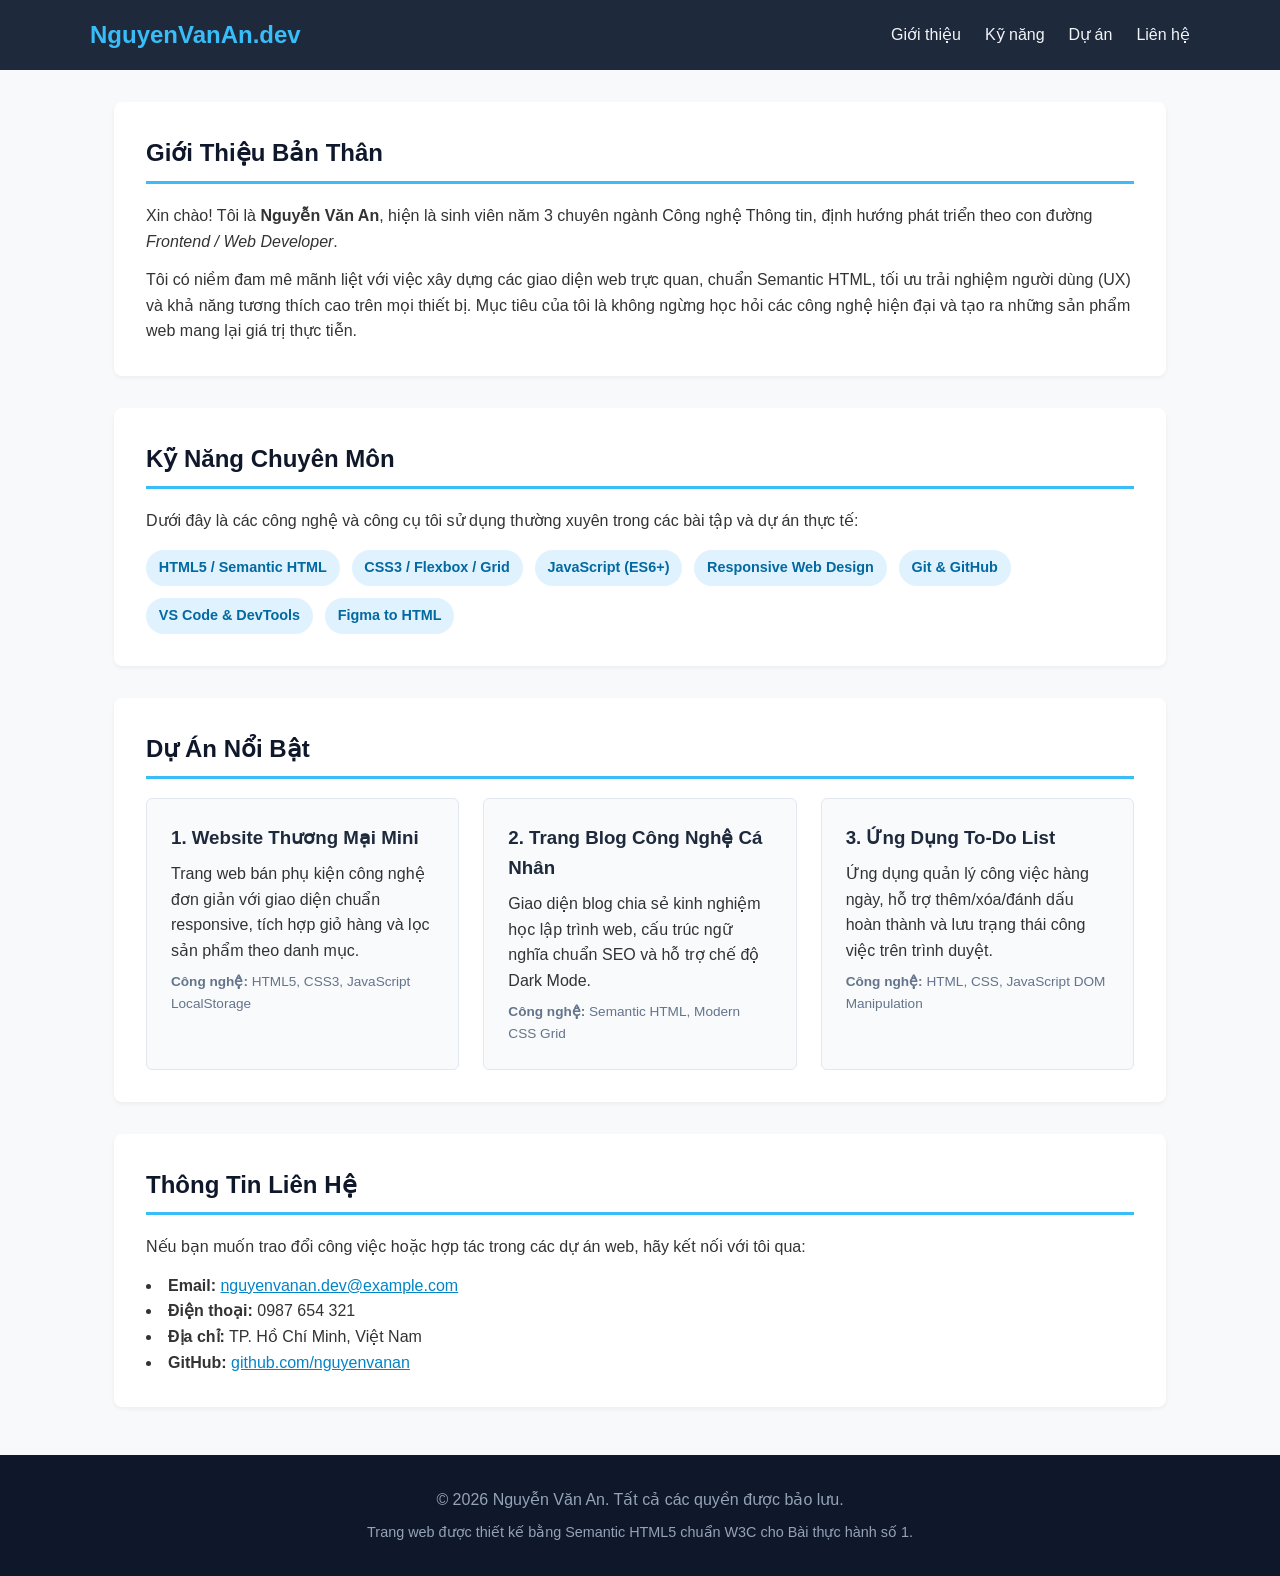
<file: bài tập tuần 2/index.html>
<!DOCTYPE html>
<html lang="vi">
<head>
    <meta charset="UTF-8">
    <meta name="viewport" content="width=device-width, initial-scale=1.0">
    <title>Portfolio Cá Nhân - Nguyễn Văn An | Web Developer</title>
    <!-- Một chút CSS cơ bản giúp trang hiển thị đẹp mắt và dễ quan sát cấu trúc semantic -->
    <style>
        * {
            box-sizing: border-box;
            margin: 0;
            padding: 0;
        }
        body {
            font-family: 'Segoe UI', Tahoma, Geneva, Verdana, sans-serif;
            line-height: 1.6;
            color: #333;
            background-color: #f8f9fa;
        }
        header {
            background-color: #1e293b;
            color: #fff;
            padding: 1rem 2rem;
            position: sticky;
            top: 0;
            z-index: 100;
        }
        nav {
            display: flex;
            justify-content: space-between;
            align-items: center;
            max-width: 1100px;
            margin: 0 auto;
        }
        .logo {
            font-size: 1.5rem;
            font-weight: bold;
            color: #38bdf8;
            text-decoration: none;
        }
        nav ul {
            display: flex;
            list-style: none;
            gap: 1.5rem;
        }
        nav a {
            color: #f1f5f9;
            text-decoration: none;
            font-weight: 500;
            transition: color 0.2s;
        }
        nav a:hover {
            color: #38bdf8;
        }
        main {
            max-width: 1100px;
            margin: 2rem auto;
            padding: 0 1.5rem;
        }
        section {
            background: #ffffff;
            border-radius: 8px;
            padding: 2rem;
            margin-bottom: 2rem;
            box-shadow: 0 2px 4px rgba(0, 0, 0, 0.05);
        }
        h2 {
            color: #0f172a;
            border-bottom: 3px solid #38bdf8;
            padding-bottom: 0.5rem;
            margin-bottom: 1.2rem;
        }
        .badge-list {
            display: flex;
            flex-wrap: wrap;
            gap: 0.75rem;
            list-style: none;
            margin-top: 1rem;
        }
        .badge {
            background-color: #e0f2fe;
            color: #0369a1;
            padding: 0.4rem 0.8rem;
            border-radius: 20px;
            font-size: 0.9rem;
            font-weight: 600;
        }
        .project-grid {
            display: grid;
            grid-template-columns: repeat(auto-fit, minmax(280px, 1fr));
            gap: 1.5rem;
            margin-top: 1rem;
        }
        article.project-card {
            border: 1px solid #e2e8f0;
            border-radius: 6px;
            padding: 1.5rem;
            background-color: #f8fafc;
        }
        article.project-card h3 {
            color: #1e293b;
            margin-bottom: 0.5rem;
        }
        footer {
            background-color: #0f172a;
            color: #94a3b8;
            text-align: center;
            padding: 2rem 1rem;
            margin-top: 3rem;
        }
        footer a {
            color: #38bdf8;
            text-decoration: none;
        }
    </style>
</head>
<body>

    <!-- 
      ==========================================================================
      1. KHỐI HEADER (<header>):
      - Vai trò: Đại diện cho phần mở đầu / đầu trang (banner, tiêu đề, menu điều hướng).
      - Chứa: Logo/tên thương hiệu cá nhân và khối điều hướng chính (<nav>).
      ========================================================================== 
    -->
    <header>
        <!-- 
          Thẻ <nav>: 
          - Vai trò: Chứa tập hợp các liên kết điều hướng (navigation links) của website.
          - Giúp người dùng và công cụ tìm kiếm dễ dàng chuyển đổi qua lại giữa các mục chính.
        -->
        <nav aria-label="Điều hướng chính">
            <a href="#" class="logo">NguyenVanAn.dev</a>
            <ul>
                <li><a href="#about">Giới thiệu</a></li>
                <li><a href="#skills">Kỹ năng</a></li>
                <li><a href="#projects">Dự án</a></li>
                <li><a href="#contact">Liên hệ</a></li>
            </ul>
        </nav>
    </header>

    <!-- 
      ==========================================================================
      2. KHỐI MAIN (<main>):
      - Vai trò: Chứa nội dung chính, quan trọng và độc nhất của trang web.
      - Quy tắc: Mỗi trang web chỉ nên có duy nhất một thẻ <main> hiển thị.
      - Không chứa các phần lặp lại trên nhiều trang như header, footer hay sidebar chung.
      ========================================================================== 
    -->
    <main>

        <!-- 
          SECTION 1: Giới thiệu bản thân (<section id="about">)
          - Vai trò thẻ <section>: Đại diện cho một phân đoạn nội dung độc lập theo chủ đề.
          - Nội dung mục này: Tóm tắt lý lịch, đam mê công nghệ và định hướng phát triển.
        -->
        <section id="about" aria-labelledby="about-title">
            <h2 id="about-title">Giới Thiệu Bản Thân</h2>
            <p>
                Xin chào! Tôi là <strong>Nguyễn Văn An</strong>, hiện là sinh viên năm 3 chuyên ngành Công nghệ Thông tin,
                định hướng phát triển theo con đường <em>Frontend / Web Developer</em>.
            </p>
            <p style="margin-top: 0.8rem;">
                Tôi có niềm đam mê mãnh liệt với việc xây dựng các giao diện web trực quan, chuẩn Semantic HTML,
                tối ưu trải nghiệm người dùng (UX) và khả năng tương thích cao trên mọi thiết bị. Mục tiêu của tôi
                là không ngừng học hỏi các công nghệ hiện đại và tạo ra những sản phẩm web mang lại giá trị thực tiễn.
            </p>
        </section>

        <!-- 
          SECTION 2: Kỹ năng chuyên môn (<section id="skills">)
          - Vai trò: Trình bày năng lực công nghệ, công cụ lập trình và các kỹ năng cốt lõi.
        -->
        <section id="skills" aria-labelledby="skills-title">
            <h2 id="skills-title">Kỹ Năng Chuyên Môn</h2>
            <p>Dưới đây là các công nghệ và công cụ tôi sử dụng thường xuyên trong các bài tập và dự án thực tế:</p>
            
            <ul class="badge-list">
                <li class="badge">HTML5 / Semantic HTML</li>
                <li class="badge">CSS3 / Flexbox / Grid</li>
                <li class="badge">JavaScript (ES6+)</li>
                <li class="badge">Responsive Web Design</li>
                <li class="badge">Git & GitHub</li>
                <li class="badge">VS Code & DevTools</li>
                <li class="badge">Figma to HTML</li>
            </ul>
        </section>

        <!-- 
          SECTION 3: Dự án tiêu biểu (<section id="projects">)
          - Vai trò: Giới thiệu các sản phẩm/bài tập lớn đã thực hiện.
          - Sử dụng thẻ con <article>: Biểu thị từng sản phẩm độc lập, có thể tái sử dụng.
        -->
        <section id="projects" aria-labelledby="projects-title">
            <h2 id="projects-title">Dự Án Nổi Bật</h2>
            <div class="project-grid">
                
                <!-- 
                  Thẻ <article>: 
                  - Vai trò: Chứa một khối nội dung độc lập, tự thân hoàn chỉnh (bài viết, sản phẩm, dự án).
                -->
                <article class="project-card">
                    <h3>1. Website Thương Mại Mini</h3>
                    <p>
                        Trang web bán phụ kiện công nghệ đơn giản với giao diện chuẩn responsive,
                        tích hợp giỏ hàng và lọc sản phẩm theo danh mục.
                    </p>
                    <p style="margin-top: 0.5rem; font-size: 0.85rem; color: #64748b;">
                        <strong>Công nghệ:</strong> HTML5, CSS3, JavaScript LocalStorage
                    </p>
                </article>

                <article class="project-card">
                    <h3>2. Trang Blog Công Nghệ Cá Nhân</h3>
                    <p>
                        Giao diện blog chia sẻ kinh nghiệm học lập trình web, cấu trúc ngữ nghĩa
                        chuẩn SEO và hỗ trợ chế độ Dark Mode.
                    </p>
                    <p style="margin-top: 0.5rem; font-size: 0.85rem; color: #64748b;">
                        <strong>Công nghệ:</strong> Semantic HTML, Modern CSS Grid
                    </p>
                </article>

                <article class="project-card">
                    <h3>3. Ứng Dụng To-Do List</h3>
                    <p>
                        Ứng dụng quản lý công việc hàng ngày, hỗ trợ thêm/xóa/đánh dấu hoàn thành
                        và lưu trạng thái công việc trên trình duyệt.
                    </p>
                    <p style="margin-top: 0.5rem; font-size: 0.85rem; color: #64748b;">
                        <strong>Công nghệ:</strong> HTML, CSS, JavaScript DOM Manipulation
                    </p>
                </article>

            </div>
        </section>

        <!-- 
          SECTION 4: Thông tin liên hệ (<section id="contact">)
          - Vai trò: Cung cấp phương thức liên hệ và biểu mẫu gửi tin nhắn.
        -->
        <section id="contact" aria-labelledby="contact-title">
            <h2 id="contact-title">Thông Tin Liên Hệ</h2>
            <p>Nếu bạn muốn trao đổi công việc hoặc hợp tác trong các dự án web, hãy kết nối với tôi qua:</p>
            <ul style="margin-top: 0.8rem; list-style-position: inside;">
                <li><strong>Email:</strong> <a href="mailto:nguyenvanan.dev@example.com" style="color: #0284c7;">nguyenvanan.dev@example.com</a></li>
                <li><strong>Điện thoại:</strong> 0987 654 321</li>
                <li><strong>Địa chỉ:</strong> TP. Hồ Chí Minh, Việt Nam</li>
                <li><strong>GitHub:</strong> <a href="https://github.com" target="_blank" rel="noopener noreferrer" style="color: #0284c7;">github.com/nguyenvanan</a></li>
            </ul>
        </section>

    </main>

    <!-- 
      ==========================================================================
      3. KHỐI FOOTER (<footer>):
      - Vai trò: Chứa thông tin cuối trang (chân trang).
      - Thường bao gồm: Bản quyền (copyright), thông tin tác giả, điều khoản và liên kết nhanh.
      ========================================================================== 
    -->
    <footer>
        <p>&copy; 2026 Nguyễn Văn An. Tất cả các quyền được bảo lưu.</p>
        <p style="margin-top: 0.5rem; font-size: 0.9rem;">
            Trang web được thiết kế bằng Semantic HTML5 chuẩn W3C cho Bài thực hành số 1.
        </p>
    </footer>

</body>
</html>
</file>
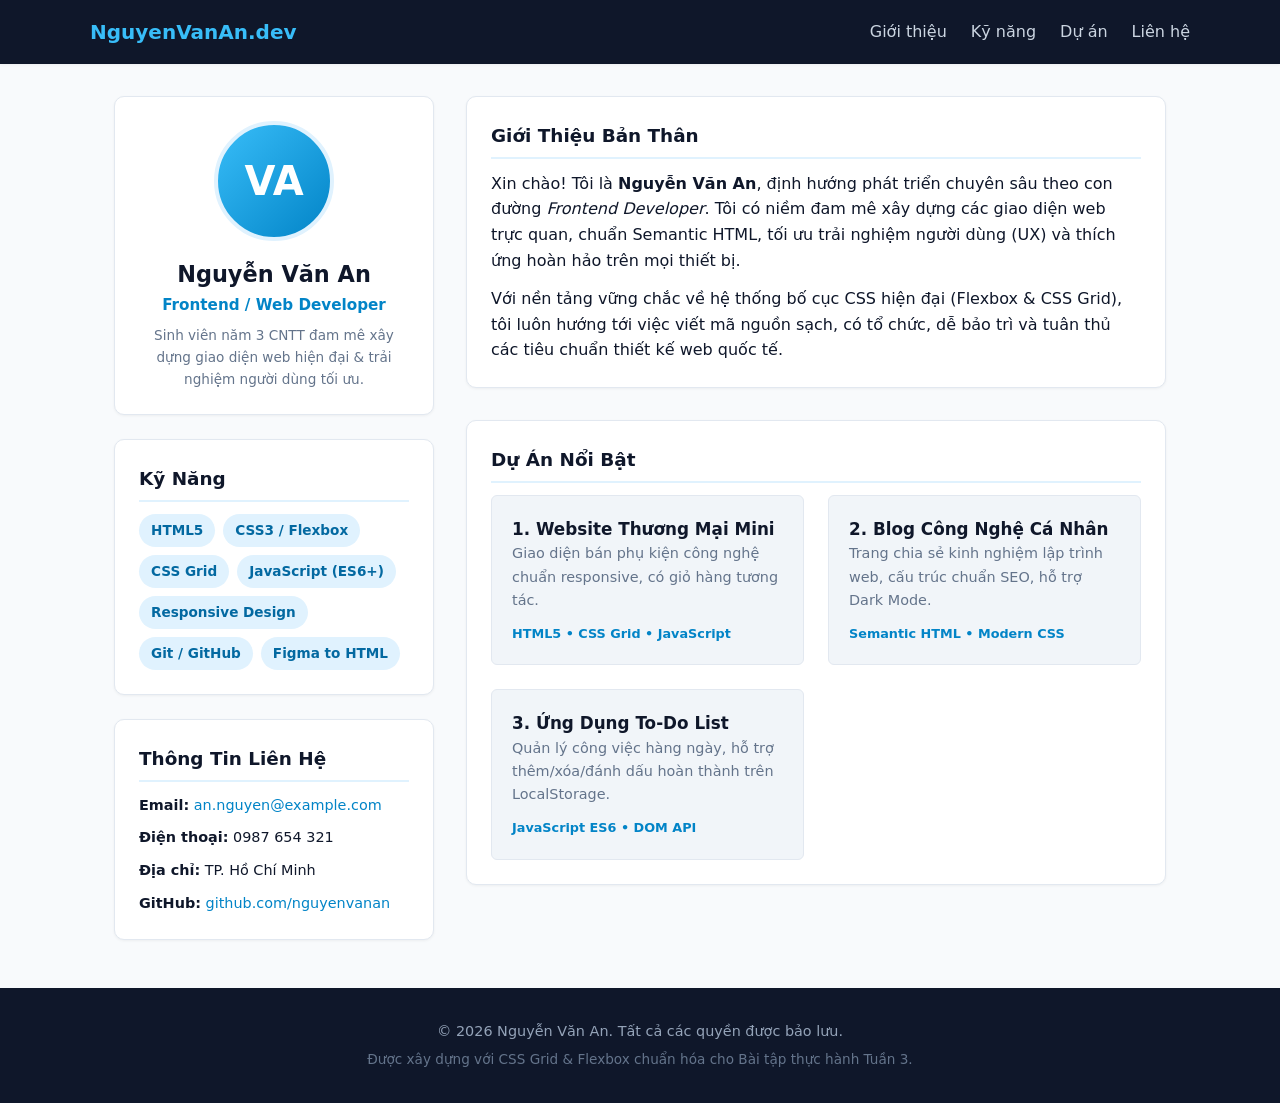
<file: bài tập tuần 3/index.html>
<!DOCTYPE html>
<html lang="vi">
<head>
    <meta charset="UTF-8">
    <meta name="viewport" content="width=device-width, initial-scale=1.0">
    <title>Portfolio Cá Nhân - Nguyễn Văn An | Web Developer</title>
    <!-- Liên kết tới file CSS chuẩn hóa, tách biệt cấu trúc và giao diện -->
    <link rel="stylesheet" href="style.css">
</head>
<body>

    <!-- 1. KHỐI HEADER: Thanh điều hướng (Flexbox 1D dàn đều) -->
    <header>
        <nav aria-label="Điều hướng chính">
            <a href="#" class="logo">NguyenVanAn.dev</a>
            <ul>
                <li><a href="#about">Giới thiệu</a></li>
                <li><a href="#skills">Kỹ năng</a></li>
                <li><a href="#projects">Dự án</a></li>
                <li><a href="#contact">Liên hệ</a></li>
            </ul>
        </nav>
    </header>

    <!-- 2. KHỐI MAIN: Bố cục CV 2 cột chuẩn CSS Grid (cv-sidebar & cv-main) -->
    <main class="cv-container">

        <!-- CỘT 1: SIDEBAR (cv-sidebar) -->
        <aside class="cv-sidebar">
            
            <!-- Thông tin cá nhân & Avatar -->
            <div class="card-box profile-card">
                <div class="avatar" aria-hidden="true">VA</div>
                <h1 class="profile-name">Nguyễn Văn An</h1>
                <p class="profile-title">Frontend / Web Developer</p>
                <p style="font-size: 0.85rem; color: var(--text-muted);">
                    Sinh viên năm 3 CNTT đam mê xây dựng giao diện web hiện đại & trải nghiệm người dùng tối ưu.
                </p>
            </div>

            <!-- Kỹ năng chuyên môn (Flexbox + flex-wrap) -->
            <section id="skills" class="card-box" aria-labelledby="skills-title">
                <h3 id="skills-title" class="section-title">Kỹ Năng</h3>
                <ul class="badge-list">
                    <li class="badge">HTML5</li>
                    <li class="badge">CSS3 / Flexbox</li>
                    <li class="badge">CSS Grid</li>
                    <li class="badge">JavaScript (ES6+)</li>
                    <li class="badge">Responsive Design</li>
                    <li class="badge">Git / GitHub</li>
                    <li class="badge">Figma to HTML</li>
                </ul>
            </section>

            <!-- Thông tin liên hệ -->
            <section id="contact" class="card-box" aria-labelledby="contact-title">
                <h3 id="contact-title" class="section-title">Thông Tin Liên Hệ</h3>
                <ul class="contact-list">
                    <li><strong>Email:</strong> <a href="mailto:an.nguyen@example.com">an.nguyen@example.com</a></li>
                    <li><strong>Điện thoại:</strong> 0987 654 321</li>
                    <li><strong>Địa chỉ:</strong> TP. Hồ Chí Minh</li>
                    <li><strong>GitHub:</strong> <a href="https://github.com" target="_blank" rel="noopener noreferrer">github.com/nguyenvanan</a></li>
                </ul>
            </section>

        </aside>

        <!-- CỘT 2: NỘI DUNG CHÍNH (cv-main) -->
        <div class="cv-main">

            <!-- Giới thiệu bản thân -->
            <section id="about" class="card-box" aria-labelledby="about-title">
                <h2 id="about-title" class="section-title">Giới Thiệu Bản Thân</h2>
                <div class="about-text">
                    <p>
                        Xin chào! Tôi là <strong>Nguyễn Văn An</strong>, định hướng phát triển chuyên sâu theo con đường
                        <em>Frontend Developer</em>. Tôi có niềm đam mê xây dựng các giao diện web trực quan, chuẩn Semantic HTML,
                        tối ưu trải nghiệm người dùng (UX) và thích ứng hoàn hảo trên mọi thiết bị.
                    </p>
                    <p>
                        Với nền tảng vững chắc về hệ thống bố cục CSS hiện đại (Flexbox & CSS Grid), tôi luôn hướng tới việc viết
                        mã nguồn sạch, có tổ chức, dễ bảo trì và tuân thủ các tiêu chuẩn thiết kế web quốc tế.
                    </p>
                </div>
            </section>

            <!-- Dự án tiêu biểu (Lưới CSS Grid co giãn Responsive) -->
            <section id="projects" class="card-box" aria-labelledby="projects-title">
                <h2 id="projects-title" class="section-title">Dự Án Nổi Bật</h2>
                <div class="project-grid">
                    
                    <article class="project-card">
                        <div>
                            <h4>1. Website Thương Mại Mini</h4>
                            <p>Giao diện bán phụ kiện công nghệ chuẩn responsive, có giỏ hàng tương tác.</p>
                        </div>
                        <span class="project-tech">HTML5 • CSS Grid • JavaScript</span>
                    </article>

                    <article class="project-card">
                        <div>
                            <h4>2. Blog Công Nghệ Cá Nhân</h4>
                            <p>Trang chia sẻ kinh nghiệm lập trình web, cấu trúc chuẩn SEO, hỗ trợ Dark Mode.</p>
                        </div>
                        <span class="project-tech">Semantic HTML • Modern CSS</span>
                    </article>

                    <article class="project-card">
                        <div>
                            <h4>3. Ứng Dụng To-Do List</h4>
                            <p>Quản lý công việc hàng ngày, hỗ trợ thêm/xóa/đánh dấu hoàn thành trên LocalStorage.</p>
                        </div>
                        <span class="project-tech">JavaScript ES6 • DOM API</span>
                    </article>

                </div>
            </section>

        </div>

    </main>

    <!-- 3. KHỐI FOOTER -->
    <footer>
        <p>&copy; 2026 Nguyễn Văn An. Tất cả các quyền được bảo lưu.</p>
        <p style="margin-top: 0.4rem; font-size: 0.85rem; color: #64748b;">
            Được xây dựng với CSS Grid & Flexbox chuẩn hóa cho Bài tập thực hành Tuần 3.
        </p>
    </footer>

</body>
</html>
</file>
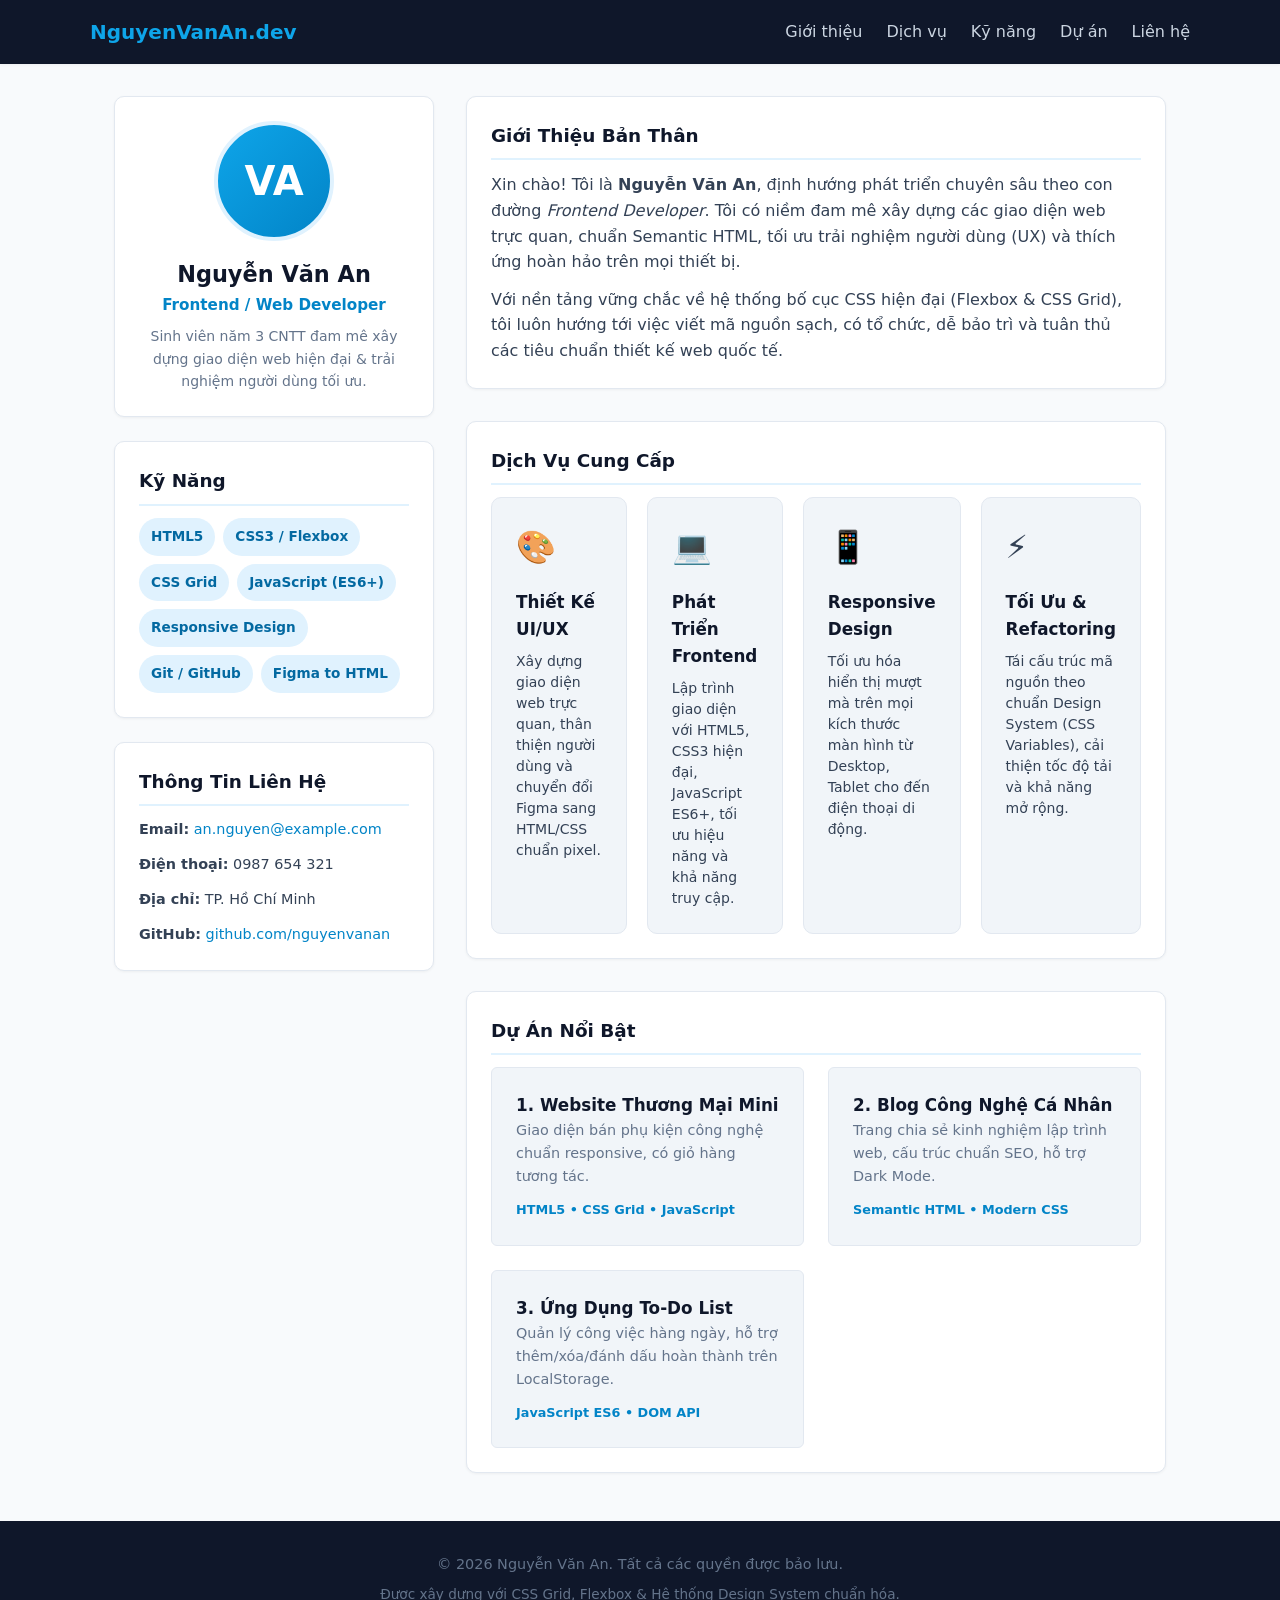
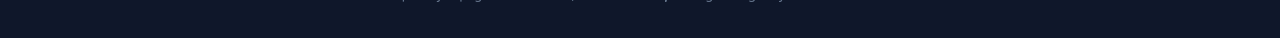
<file: bài tập tuần 4/index.html>
<!DOCTYPE html>
<html lang="vi">
<head>
    <meta charset="UTF-8">
    <meta name="viewport" content="width=device-width, initial-scale=1.0">
    <title>Portfolio Cá Nhân - Nguyễn Văn An | Web Developer</title>
    <!-- Liên kết tới file CSS chuẩn hóa Design System & Responsive -->
    <link rel="stylesheet" href="style.css">
</head>
<body>

    <!-- 1. KHỐI HEADER: Thanh điều hướng (Flexbox 1D dàn đều) -->
    <header>
        <nav aria-label="Điều hướng chính">
            <a href="#" class="logo">NguyenVanAn.dev</a>
            <ul>
                <li><a href="#about">Giới thiệu</a></li>
                <li><a href="#services">Dịch vụ</a></li>
                <li><a href="#skills">Kỹ năng</a></li>
                <li><a href="#projects">Dự án</a></li>
                <li><a href="#contact">Liên hệ</a></li>
            </ul>
        </nav>
    </header>

    <!-- 2. KHỐI MAIN: Bố cục CV CSS Grid (cv-sidebar & cv-main) -->
    <main class="cv-container">

        <!-- CỘT 1: SIDEBAR (cv-sidebar) -->
        <aside class="cv-sidebar">
            
            <!-- Thông tin cá nhân & Avatar -->
            <div class="card-box profile-card">
                <div class="avatar" aria-hidden="true">VA</div>
                <h1 class="profile-name">Nguyễn Văn An</h1>
                <p class="profile-title">Frontend / Web Developer</p>
                <p class="profile-bio">
                    Sinh viên năm 3 CNTT đam mê xây dựng giao diện web hiện đại & trải nghiệm người dùng tối ưu.
                </p>
            </div>

            <!-- Kỹ năng chuyên môn (Flexbox + flex-wrap) -->
            <section id="skills" class="card-box" aria-labelledby="skills-title">
                <h3 id="skills-title" class="section-title">Kỹ Năng</h3>
                <ul class="badge-list">
                    <li class="badge">HTML5</li>
                    <li class="badge">CSS3 / Flexbox</li>
                    <li class="badge">CSS Grid</li>
                    <li class="badge">JavaScript (ES6+)</li>
                    <li class="badge">Responsive Design</li>
                    <li class="badge">Git / GitHub</li>
                    <li class="badge">Figma to HTML</li>
                </ul>
            </section>

            <!-- Thông tin liên hệ -->
            <section id="contact" class="card-box" aria-labelledby="contact-title">
                <h3 id="contact-title" class="section-title">Thông Tin Liên Hệ</h3>
                <ul class="contact-list">
                    <li><strong>Email:</strong> <a href="mailto:an.nguyen@example.com">an.nguyen@example.com</a></li>
                    <li><strong>Điện thoại:</strong> 0987 654 321</li>
                    <li><strong>Địa chỉ:</strong> TP. Hồ Chí Minh</li>
                    <li><strong>GitHub:</strong> <a href="https://github.com" target="_blank" rel="noopener noreferrer">github.com/nguyenvanan</a></li>
                </ul>
            </section>

        </aside>

        <!-- CỘT 2: NỘI DUNG CHÍNH (cv-main) -->
        <div class="cv-main">

            <!-- Giới thiệu bản thân -->
            <section id="about" class="card-box" aria-labelledby="about-title">
                <h2 id="about-title" class="section-title">Giới Thiệu Bản Thân</h2>
                <div class="about-text">
                    <p>
                        Xin chào! Tôi là <strong>Nguyễn Văn An</strong>, định hướng phát triển chuyên sâu theo con đường
                        <em>Frontend Developer</em>. Tôi có niềm đam mê xây dựng các giao diện web trực quan, chuẩn Semantic HTML,
                        tối ưu trải nghiệm người dùng (UX) và thích ứng hoàn hảo trên mọi thiết bị.
                    </p>
                    <p>
                        Với nền tảng vững chắc về hệ thống bố cục CSS hiện đại (Flexbox & CSS Grid), tôi luôn hướng tới việc viết
                        mã nguồn sạch, có tổ chức, dễ bảo trì và tuân thủ các tiêu chuẩn thiết kế web quốc tế.
                    </p>
                </div>
            </section>

            <!-- HOẠT ĐỘNG 3: KHU VỰC DỊCH VỤ (SERVICES CONTAINER) -->
            <section id="services" class="card-box" aria-labelledby="services-title">
                <h2 id="services-title" class="section-title">Dịch Vụ Cung Cấp</h2>
                <div class="services-container">
                    <article class="service-card">
                        <div class="service-icon" aria-hidden="true">🎨</div>
                        <h3 class="service-title">Thiết Kế UI/UX</h3>
                        <p class="service-desc">Xây dựng giao diện web trực quan, thân thiện người dùng và chuyển đổi Figma sang HTML/CSS chuẩn pixel.</p>
                    </article>

                    <article class="service-card">
                        <div class="service-icon" aria-hidden="true">💻</div>
                        <h3 class="service-title">Phát Triển Frontend</h3>
                        <p class="service-desc">Lập trình giao diện với HTML5, CSS3 hiện đại, JavaScript ES6+, tối ưu hiệu năng và khả năng truy cập.</p>
                    </article>

                    <article class="service-card">
                        <div class="service-icon" aria-hidden="true">📱</div>
                        <h3 class="service-title">Responsive Design</h3>
                        <p class="service-desc">Tối ưu hóa hiển thị mượt mà trên mọi kích thước màn hình từ Desktop, Tablet cho đến điện thoại di động.</p>
                    </article>

                    <article class="service-card">
                        <div class="service-icon" aria-hidden="true">⚡</div>
                        <h3 class="service-title">Tối Ưu & Refactoring</h3>
                        <p class="service-desc">Tái cấu trúc mã nguồn theo chuẩn Design System (CSS Variables), cải thiện tốc độ tải và khả năng mở rộng.</p>
                    </article>
                </div>
            </section>

            <!-- Dự án tiêu biểu (Lưới CSS Grid co giãn Responsive) -->
            <section id="projects" class="card-box" aria-labelledby="projects-title">
                <h2 id="projects-title" class="section-title">Dự Án Nổi Bật</h2>
                <div class="project-grid">
                    
                    <article class="project-card">
                        <div>
                            <h4>1. Website Thương Mại Mini</h4>
                            <p>Giao diện bán phụ kiện công nghệ chuẩn responsive, có giỏ hàng tương tác.</p>
                        </div>
                        <span class="project-tech">HTML5 • CSS Grid • JavaScript</span>
                    </article>

                    <article class="project-card">
                        <div>
                            <h4>2. Blog Công Nghệ Cá Nhân</h4>
                            <p>Trang chia sẻ kinh nghiệm lập trình web, cấu trúc chuẩn SEO, hỗ trợ Dark Mode.</p>
                        </div>
                        <span class="project-tech">Semantic HTML • Modern CSS</span>
                    </article>

                    <article class="project-card">
                        <div>
                            <h4>3. Ứng Dụng To-Do List</h4>
                            <p>Quản lý công việc hàng ngày, hỗ trợ thêm/xóa/đánh dấu hoàn thành trên LocalStorage.</p>
                        </div>
                        <span class="project-tech">JavaScript ES6 • DOM API</span>
                    </article>

                </div>
            </section>

        </div>

    </main>

    <!-- 3. KHỐI FOOTER -->
    <footer>
        <p>&copy; 2026 Nguyễn Văn An. Tất cả các quyền được bảo lưu.</p>
        <p class="footer-note">
            Được xây dựng với CSS Grid, Flexbox & Hệ thống Design System chuẩn hóa.
        </p>
    </footer>

</body>
</html>
</file>
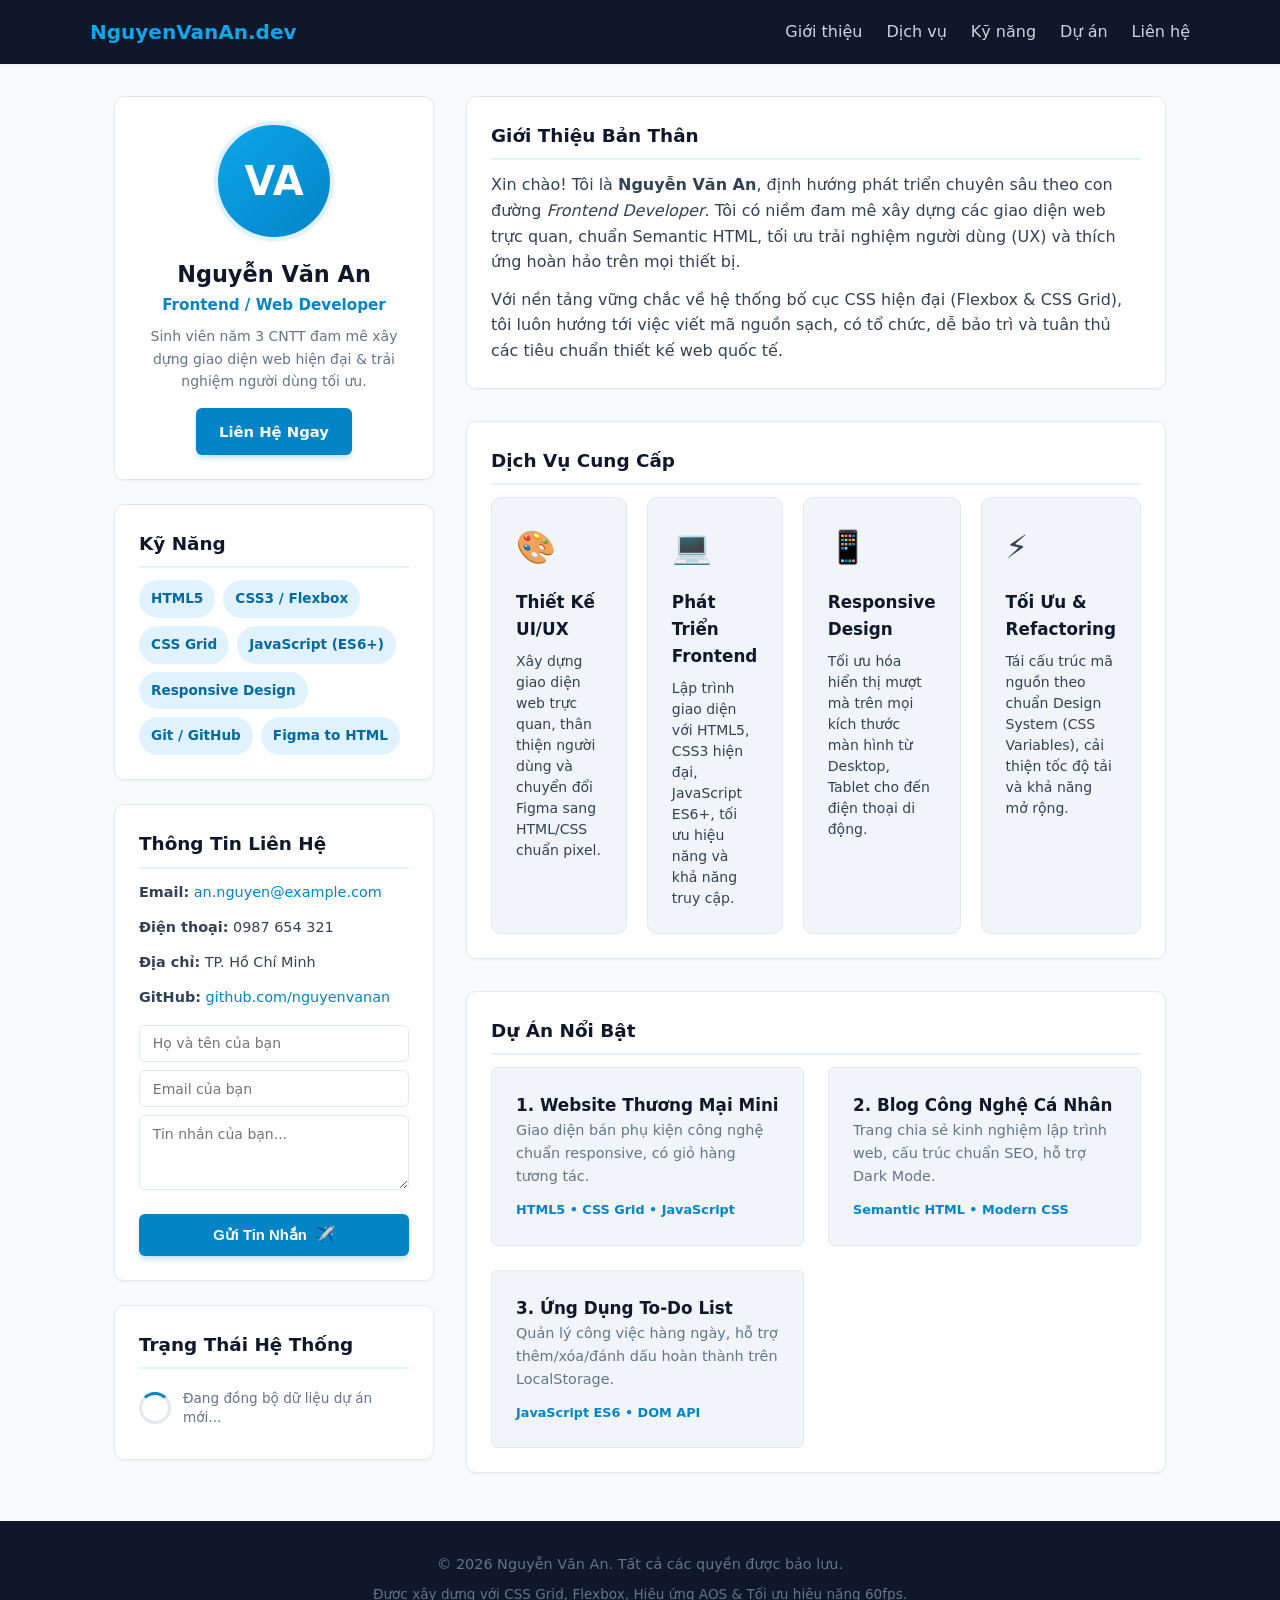
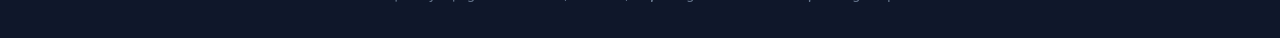
<file: bài tập tuần 5/index.html>
<!DOCTYPE html>
<html lang="vi">
<head>
    <meta charset="UTF-8">
    <meta name="viewport" content="width=device-width, initial-scale=1.0">
    <title>Portfolio Cá Nhân - Nguyễn Văn An | Web Developer</title>

    <!-- HOẠT ĐỘNG 3: Tích hợp thư viện AOS (Animate On Scroll) CSS qua CDN -->
    <link rel="stylesheet" href="https://unpkg.com/aos@2.3.1/dist/aos.css">

    <!-- Liên kết tới file CSS chuẩn hóa Design System, Hiệu ứng & Tối ưu hiệu năng -->
    <link rel="stylesheet" href="style.css">
</head>
<body>

    <!-- 1. KHỐI HEADER: Thanh điều hướng (Flexbox 1D dàn đều) -->
    <header>
        <nav aria-label="Điều hướng chính">
            <a href="#" class="logo">NguyenVanAn.dev</a>
            <ul>
                <li><a href="#about">Giới thiệu</a></li>
                <li><a href="#services">Dịch vụ</a></li>
                <li><a href="#skills">Kỹ năng</a></li>
                <li><a href="#projects">Dự án</a></li>
                <li><a href="#contact">Liên hệ</a></li>
            </ul>
        </nav>
    </header>

    <!-- 2. KHỐI MAIN: Bố cục CV CSS Grid (cv-sidebar & cv-main) -->
    <main class="cv-container">

        <!-- CỘT 1: SIDEBAR (cv-sidebar) -->
        <aside class="cv-sidebar">
            
            <!-- Thông tin cá nhân & Avatar -->
            <div class="card-box profile-card" data-aos="fade-right" data-aos-duration="600">
                <div class="avatar" aria-hidden="true">VA</div>
                <h1 class="profile-name">Nguyễn Văn An</h1>
                <p class="profile-title">Frontend / Web Developer</p>
                <p class="profile-bio">
                    Sinh viên năm 3 CNTT đam mê xây dựng giao diện web hiện đại & trải nghiệm người dùng tối ưu.
                </p>
                <!-- HOẠT ĐỘNG 1: Nút bấm cảm xúc (Micro-interaction) -->
                <div class="profile-actions">
                    <a href="#contact" class="btn btn-primary">
                        <span>Liên Hệ Ngay</span>
                    </a>
                </div>
            </div>

            <!-- Kỹ năng chuyên môn (Flexbox + flex-wrap) -->
            <section id="skills" class="card-box" aria-labelledby="skills-title" data-aos="fade-right" data-aos-delay="100">
                <h3 id="skills-title" class="section-title">Kỹ Năng</h3>
                <ul class="badge-list">
                    <li class="badge">HTML5</li>
                    <li class="badge">CSS3 / Flexbox</li>
                    <li class="badge">CSS Grid</li>
                    <li class="badge">JavaScript (ES6+)</li>
                    <li class="badge">Responsive Design</li>
                    <li class="badge">Git / GitHub</li>
                    <li class="badge">Figma to HTML</li>
                </ul>
            </section>

            <!-- Thông tin liên hệ & Form gửi tin nhắn -->
            <section id="contact" class="card-box" aria-labelledby="contact-title" data-aos="fade-right" data-aos-delay="200">
                <h3 id="contact-title" class="section-title">Thông Tin Liên Hệ</h3>
                <ul class="contact-list">
                    <li><strong>Email:</strong> <a href="mailto:an.nguyen@example.com">an.nguyen@example.com</a></li>
                    <li><strong>Điện thoại:</strong> 0987 654 321</li>
                    <li><strong>Địa chỉ:</strong> TP. Hồ Chí Minh</li>
                    <li><strong>GitHub:</strong> <a href="https://github.com" target="_blank" rel="noopener noreferrer">github.com/nguyenvanan</a></li>
                </ul>

                <!-- HOẠT ĐỘNG 1: Nút gửi tin nhắn có hiệu ứng Micro-interactions -->
                <form class="contact-form" onsubmit="event.preventDefault();">
                    <div class="form-group">
                        <input type="text" placeholder="Họ và tên của bạn" required class="form-input">
                    </div>
                    <div class="form-group">
                        <input type="email" placeholder="Email của bạn" required class="form-input">
                    </div>
                    <div class="form-group">
                        <textarea placeholder="Tin nhắn của bạn..." rows="3" required class="form-input form-textarea"></textarea>
                    </div>
                    <button type="submit" class="btn btn-primary btn-submit">
                        <span>Gửi Tin Nhắn</span>
                        <span class="btn-icon">✈️</span>
                    </button>
                </form>
            </section>

            <!-- HOẠT ĐỘNG 2: 'Loading Master' - Tạo Spinner xoay 360 độ trực quan -->
            <div class="card-box loading-box" data-aos="fade-right" data-aos-delay="300">
                <h3 class="section-title">Trạng Thái Hệ Thống</h3>
                <div class="spinner-container">
                    <div class="spinner" role="status" aria-label="Đang tải dữ liệu..."></div>
                    <span class="spinner-text">Đang đồng bộ dữ liệu dự án mới...</span>
                </div>
            </div>

        </aside>

        <!-- CỘT 2: NỘI DUNG CHÍNH (cv-main) -->
        <div class="cv-main">

            <!-- Giới thiệu bản thân -->
            <section id="about" class="card-box" aria-labelledby="about-title" data-aos="fade-left" data-aos-duration="600">
                <h2 id="about-title" class="section-title">Giới Thiệu Bản Thân</h2>
                <div class="about-text">
                    <p>
                        Xin chào! Tôi là <strong>Nguyễn Văn An</strong>, định hướng phát triển chuyên sâu theo con đường
                        <em>Frontend Developer</em>. Tôi có niềm đam mê xây dựng các giao diện web trực quan, chuẩn Semantic HTML,
                        tối ưu trải nghiệm người dùng (UX) và thích ứng hoàn hảo trên mọi thiết bị.
                    </p>
                    <p>
                        Với nền tảng vững chắc về hệ thống bố cục CSS hiện đại (Flexbox & CSS Grid), tôi luôn hướng tới việc viết
                        mã nguồn sạch, có tổ chức, dễ bảo trì và tuân thủ các tiêu chuẩn thiết kế web quốc tế.
                    </p>
                </div>
            </section>

            <!-- HOẠT ĐỘNG 3: KHU VỰC DỊCH VỤ (SERVICES CONTAINER) kết hợp data-aos so le -->
            <section id="services" class="card-box" aria-labelledby="services-title" data-aos="fade-up" data-aos-duration="700">
                <h2 id="services-title" class="section-title">Dịch Vụ Cung Cấp</h2>
                <div class="services-container">
                    <article class="service-card" data-aos="fade-up" data-aos-delay="100">
                        <div class="service-icon" aria-hidden="true">🎨</div>
                        <h3 class="service-title">Thiết Kế UI/UX</h3>
                        <p class="service-desc">Xây dựng giao diện web trực quan, thân thiện người dùng và chuyển đổi Figma sang HTML/CSS chuẩn pixel.</p>
                    </article>

                    <article class="service-card" data-aos="fade-up" data-aos-delay="200">
                        <div class="service-icon" aria-hidden="true">💻</div>
                        <h3 class="service-title">Phát Triển Frontend</h3>
                        <p class="service-desc">Lập trình giao diện với HTML5, CSS3 hiện đại, JavaScript ES6+, tối ưu hiệu năng và khả năng truy cập.</p>
                    </article>

                    <article class="service-card" data-aos="fade-up" data-aos-delay="300">
                        <div class="service-icon" aria-hidden="true">📱</div>
                        <h3 class="service-title">Responsive Design</h3>
                        <p class="service-desc">Tối ưu hóa hiển thị mượt mà trên mọi kích thước màn hình từ Desktop, Tablet cho đến điện thoại di động.</p>
                    </article>

                    <article class="service-card" data-aos="fade-up" data-aos-delay="400">
                        <div class="service-icon" aria-hidden="true">⚡</div>
                        <h3 class="service-title">Tối Ưu & Refactoring</h3>
                        <p class="service-desc">Tái cấu trúc mã nguồn theo chuẩn Design System (CSS Variables), cải thiện tốc độ tải và khả năng mở rộng.</p>
                    </article>
                </div>
            </section>

            <!-- Dự án tiêu biểu (Lưới CSS Grid co giãn Responsive kết hợp data-aos) -->
            <section id="projects" class="card-box" aria-labelledby="projects-title" data-aos="fade-up" data-aos-duration="700">
                <h2 id="projects-title" class="section-title">Dự Án Nổi Bật</h2>
                <div class="project-grid">
                    
                    <article class="project-card" data-aos="fade-up" data-aos-delay="150">
                        <div>
                            <h4>1. Website Thương Mại Mini</h4>
                            <p>Giao diện bán phụ kiện công nghệ chuẩn responsive, có giỏ hàng tương tác.</p>
                        </div>
                        <span class="project-tech">HTML5 • CSS Grid • JavaScript</span>
                    </article>

                    <article class="project-card" data-aos="fade-up" data-aos-delay="300">
                        <div>
                            <h4>2. Blog Công Nghệ Cá Nhân</h4>
                            <p>Trang chia sẻ kinh nghiệm lập trình web, cấu trúc chuẩn SEO, hỗ trợ Dark Mode.</p>
                        </div>
                        <span class="project-tech">Semantic HTML • Modern CSS</span>
                    </article>

                    <article class="project-card" data-aos="fade-up" data-aos-delay="450">
                        <div>
                            <h4>3. Ứng Dụng To-Do List</h4>
                            <p>Quản lý công việc hàng ngày, hỗ trợ thêm/xóa/đánh dấu hoàn thành trên LocalStorage.</p>
                        </div>
                        <span class="project-tech">JavaScript ES6 • DOM API</span>
                    </article>

                </div>
            </section>

        </div>

    </main>

    <!-- 3. KHỐI FOOTER -->
    <footer>
        <p>&copy; 2026 Nguyễn Văn An. Tất cả các quyền được bảo lưu.</p>
        <p class="footer-note">
            Được xây dựng với CSS Grid, Flexbox, Hiệu ứng AOS & Tối ưu hiệu năng 60fps.
        </p>
    </footer>

    <!-- HOẠT ĐỘNG 3: Tích hợp thư viện AOS JS qua CDN và Khởi tạo AOS.init() -->
    <script src="https://unpkg.com/aos@2.3.1/dist/aos.js"></script>
    <script>
        // Khởi tạo thư viện AOS (Animate On Scroll)
        AOS.init({
            duration: 800,           // Thời gian thực hiện hiệu ứng (800ms)
            easing: 'ease-out-cubic', // Hàm gia tốc chuyển động mềm mại, mượt mà
            once: true,              // Chỉ chạy hiệu ứng một lần duy nhất khi cuộn tới
            offset: 80               // Kích hoạt trước khi khối chạm mép màn hình 80px
        });
    </script>

</body>
</html>
</file>
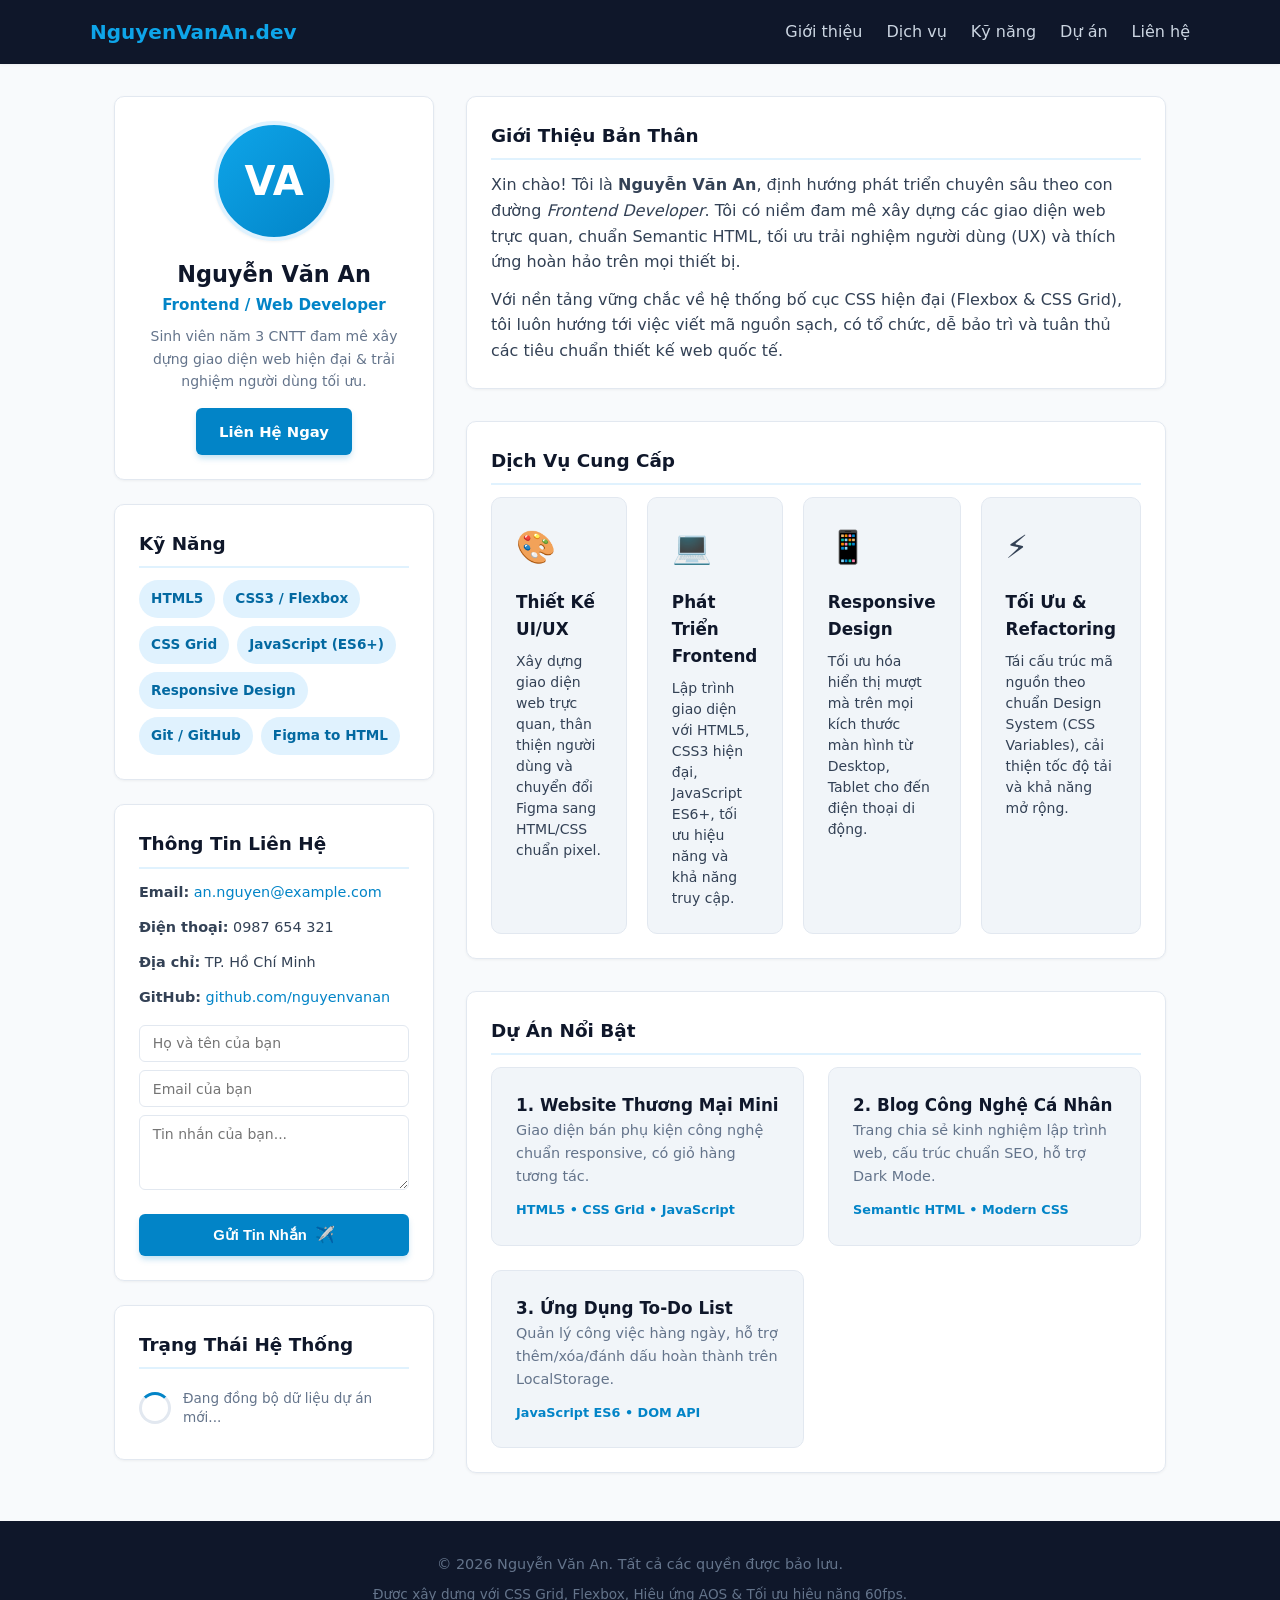
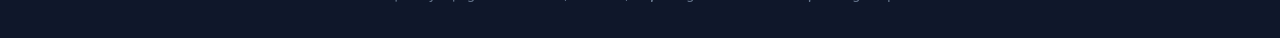
<file: bài tập tuần 6/index.html>
<!DOCTYPE html>
<html lang="vi">
<head>
    <meta charset="UTF-8">
    <meta name="viewport" content="width=device-width, initial-scale=1.0">
    <title>Portfolio Cá Nhân - Nguyễn Văn An | Web Developer</title>

    <!-- HOẠT ĐỘNG 3: Tích hợp thư viện AOS (Animate On Scroll) CSS qua CDN -->
    <link rel="stylesheet" href="https://unpkg.com/aos@2.3.1/dist/aos.css">

    <!-- Liên kết tới file CSS chuẩn hóa Design System, Hiệu ứng & Tối ưu hiệu năng -->
    <link rel="stylesheet" href="style.css">
</head>
<body>

    <!-- 1. KHỐI HEADER: Thanh điều hướng (Flexbox 1D dàn đều) -->
    <header>
        <nav aria-label="Điều hướng chính">
            <a href="#" class="logo">NguyenVanAn.dev</a>
            <ul>
                <li><a href="#about">Giới thiệu</a></li>
                <li><a href="#services">Dịch vụ</a></li>
                <li><a href="#skills">Kỹ năng</a></li>
                <li><a href="#projects">Dự án</a></li>
                <li><a href="#contact">Liên hệ</a></li>
            </ul>
        </nav>
    </header>

    <!-- 2. KHỐI MAIN: Bố cục CV CSS Grid (cv-sidebar & cv-main) -->
    <main class="cv-container">

        <!-- CỘT 1: SIDEBAR (cv-sidebar) -->
        <aside class="cv-sidebar">
            
            <!-- Thông tin cá nhân & Avatar (Hỗ trợ cấu trúc thẻ <picture> chuẩn tối ưu WebP) -->
            <div class="card-box profile-card" data-aos="fade-right" data-aos-duration="600">
                <!-- Avatar dạng text initials hoặc dùng thẻ <picture> bên dưới:
                <div class="avatar">
                    <picture>
                        <source srcset="images/avatar.webp" type="image/webp">
                        <img src="images/avatar.jpg" alt="Nguyễn Văn An Avatar" width="120" height="120" loading="lazy" decoding="async">
                    </picture>
                </div>
                -->
                <div class="avatar" aria-hidden="true">VA</div>
                <h1 class="profile-name">Nguyễn Văn An</h1>
                <p class="profile-title">Frontend / Web Developer</p>
                <p class="profile-bio">
                    Sinh viên năm 3 CNTT đam mê xây dựng giao diện web hiện đại & trải nghiệm người dùng tối ưu.
                </p>
                <!-- HOẠT ĐỘNG 1: Nút bấm cảm xúc (Micro-interaction) -->
                <div class="profile-actions">
                    <a href="#contact" class="btn btn-primary">
                        <span>Liên Hệ Ngay</span>
                    </a>
                </div>
            </div>

            <!-- Kỹ năng chuyên môn (Flexbox + flex-wrap) -->
            <section id="skills" class="card-box" aria-labelledby="skills-title" data-aos="fade-right" data-aos-delay="100">
                <h3 id="skills-title" class="section-title">Kỹ Năng</h3>
                <ul class="badge-list">
                    <li class="badge">HTML5</li>
                    <li class="badge">CSS3 / Flexbox</li>
                    <li class="badge">CSS Grid</li>
                    <li class="badge">JavaScript (ES6+)</li>
                    <li class="badge">Responsive Design</li>
                    <li class="badge">Git / GitHub</li>
                    <li class="badge">Figma to HTML</li>
                </ul>
            </section>

            <!-- Thông tin liên hệ & Form gửi tin nhắn -->
            <section id="contact" class="card-box" aria-labelledby="contact-title" data-aos="fade-right" data-aos-delay="200">
                <h3 id="contact-title" class="section-title">Thông Tin Liên Hệ</h3>
                <ul class="contact-list">
                    <li><strong>Email:</strong> <a href="mailto:an.nguyen@example.com">an.nguyen@example.com</a></li>
                    <li><strong>Điện thoại:</strong> 0987 654 321</li>
                    <li><strong>Địa chỉ:</strong> TP. Hồ Chí Minh</li>
                    <li><strong>GitHub:</strong> <a href="https://github.com" target="_blank" rel="noopener noreferrer">github.com/nguyenvanan</a></li>
                </ul>

                <!-- HOẠT ĐỘNG 1: Nút gửi tin nhắn có hiệu ứng Micro-interactions -->
                <form class="contact-form" onsubmit="event.preventDefault();">
                    <div class="form-group">
                        <input type="text" placeholder="Họ và tên của bạn" required class="form-input">
                    </div>
                    <div class="form-group">
                        <input type="email" placeholder="Email của bạn" required class="form-input">
                    </div>
                    <div class="form-group">
                        <textarea placeholder="Tin nhắn của bạn..." rows="3" required class="form-input form-textarea"></textarea>
                    </div>
                    <button type="submit" class="btn btn-primary btn-submit">
                        <span>Gửi Tin Nhắn</span>
                        <span class="btn-icon">✈️</span>
                    </button>
                </form>
            </section>

            <!-- HOẠT ĐỘNG 2: 'Loading Master' - Tạo Spinner xoay 360 độ trực quan -->
            <div class="card-box loading-box" data-aos="fade-right" data-aos-delay="300">
                <h3 class="section-title">Trạng Thái Hệ Thống</h3>
                <div class="spinner-container">
                    <div class="spinner" role="status" aria-label="Đang tải dữ liệu..."></div>
                    <span class="spinner-text">Đang đồng bộ dữ liệu dự án mới...</span>
                </div>
            </div>

        </aside>

        <!-- CỘT 2: NỘI DUNG CHÍNH (cv-main) -->
        <div class="cv-main">

            <!-- Giới thiệu bản thân -->
            <section id="about" class="card-box" aria-labelledby="about-title" data-aos="fade-left" data-aos-duration="600">
                <h2 id="about-title" class="section-title">Giới Thiệu Bản Thân</h2>
                <div class="about-text">
                    <p>
                        Xin chào! Tôi là <strong>Nguyễn Văn An</strong>, định hướng phát triển chuyên sâu theo con đường
                        <em>Frontend Developer</em>. Tôi có niềm đam mê xây dựng các giao diện web trực quan, chuẩn Semantic HTML,
                        tối ưu trải nghiệm người dùng (UX) và thích ứng hoàn hảo trên mọi thiết bị.
                    </p>
                    <p>
                        Với nền tảng vững chắc về hệ thống bố cục CSS hiện đại (Flexbox & CSS Grid), tôi luôn hướng tới việc viết
                        mã nguồn sạch, có tổ chức, dễ bảo trì và tuân thủ các tiêu chuẩn thiết kế web quốc tế.
                    </p>
                </div>
            </section>

            <!-- HOẠT ĐỘNG 3: KHU VỰC DỊCH VỤ (SERVICES CONTAINER) kết hợp data-aos so le -->
            <section id="services" class="card-box" aria-labelledby="services-title" data-aos="fade-up" data-aos-duration="700">
                <h2 id="services-title" class="section-title">Dịch Vụ Cung Cấp</h2>
                <div class="services-container">
                    <article class="service-card" data-aos="fade-up" data-aos-delay="100">
                        <div class="service-icon" aria-hidden="true">🎨</div>
                        <h3 class="service-title">Thiết Kế UI/UX</h3>
                        <p class="service-desc">Xây dựng giao diện web trực quan, thân thiện người dùng và chuyển đổi Figma sang HTML/CSS chuẩn pixel.</p>
                    </article>

                    <article class="service-card" data-aos="fade-up" data-aos-delay="200">
                        <div class="service-icon" aria-hidden="true">💻</div>
                        <h3 class="service-title">Phát Triển Frontend</h3>
                        <p class="service-desc">Lập trình giao diện với HTML5, CSS3 hiện đại, JavaScript ES6+, tối ưu hiệu năng và khả năng truy cập.</p>
                    </article>

                    <article class="service-card" data-aos="fade-up" data-aos-delay="300">
                        <div class="service-icon" aria-hidden="true">📱</div>
                        <h3 class="service-title">Responsive Design</h3>
                        <p class="service-desc">Tối ưu hóa hiển thị mượt mà trên mọi kích thước màn hình từ Desktop, Tablet cho đến điện thoại di động.</p>
                    </article>

                    <article class="service-card" data-aos="fade-up" data-aos-delay="400">
                        <div class="service-icon" aria-hidden="true">⚡</div>
                        <h3 class="service-title">Tối Ưu & Refactoring</h3>
                        <p class="service-desc">Tái cấu trúc mã nguồn theo chuẩn Design System (CSS Variables), cải thiện tốc độ tải và khả năng mở rộng.</p>
                    </article>
                </div>
            </section>

            <!-- Dự án tiêu biểu (Lưới CSS Grid co giãn Responsive kết hợp data-aos) -->
            <section id="projects" class="card-box" aria-labelledby="projects-title" data-aos="fade-up" data-aos-duration="700">
                <h2 id="projects-title" class="section-title">Dự Án Nổi Bật</h2>
                <div class="project-grid">
                    
                    <article class="project-card" data-aos="fade-up" data-aos-delay="150">
                        <div>
                            <h4>1. Website Thương Mại Mini</h4>
                            <p>Giao diện bán phụ kiện công nghệ chuẩn responsive, có giỏ hàng tương tác.</p>
                        </div>
                        <span class="project-tech">HTML5 • CSS Grid • JavaScript</span>
                    </article>

                    <article class="project-card" data-aos="fade-up" data-aos-delay="300">
                        <div>
                            <h4>2. Blog Công Nghệ Cá Nhân</h4>
                            <p>Trang chia sẻ kinh nghiệm lập trình web, cấu trúc chuẩn SEO, hỗ trợ Dark Mode.</p>
                        </div>
                        <span class="project-tech">Semantic HTML • Modern CSS</span>
                    </article>

                    <article class="project-card" data-aos="fade-up" data-aos-delay="450">
                        <div>
                            <h4>3. Ứng Dụng To-Do List</h4>
                            <p>Quản lý công việc hàng ngày, hỗ trợ thêm/xóa/đánh dấu hoàn thành trên LocalStorage.</p>
                        </div>
                        <span class="project-tech">JavaScript ES6 • DOM API</span>
                    </article>

                </div>
            </section>

        </div>

    </main>

    <!-- 3. KHỐI FOOTER -->
    <footer>
        <p>&copy; 2026 Nguyễn Văn An. Tất cả các quyền được bảo lưu.</p>
        <p class="footer-note">
            Được xây dựng với CSS Grid, Flexbox, Hiệu ứng AOS & Tối ưu hiệu năng 60fps.
        </p>
    </footer>

    <!-- HOẠT ĐỘNG 3: Tích hợp thư viện AOS JS qua CDN và Khởi tạo AOS.init() -->
    <script src="https://unpkg.com/aos@2.3.1/dist/aos.js"></script>
    <script>
        // Khởi tạo thư viện AOS (Animate On Scroll)
        AOS.init({
            duration: 800,           // Thời gian thực hiện hiệu ứng (800ms)
            easing: 'ease-out-cubic', // Hàm gia tốc chuyển động mềm mại, mượt mà
            once: true,              // Chỉ chạy hiệu ứng một lần duy nhất khi cuộn tới
            offset: 80               // Kích hoạt trước khi khối chạm mép màn hình 80px
        });
    </script>

</body>
</html>
</file>
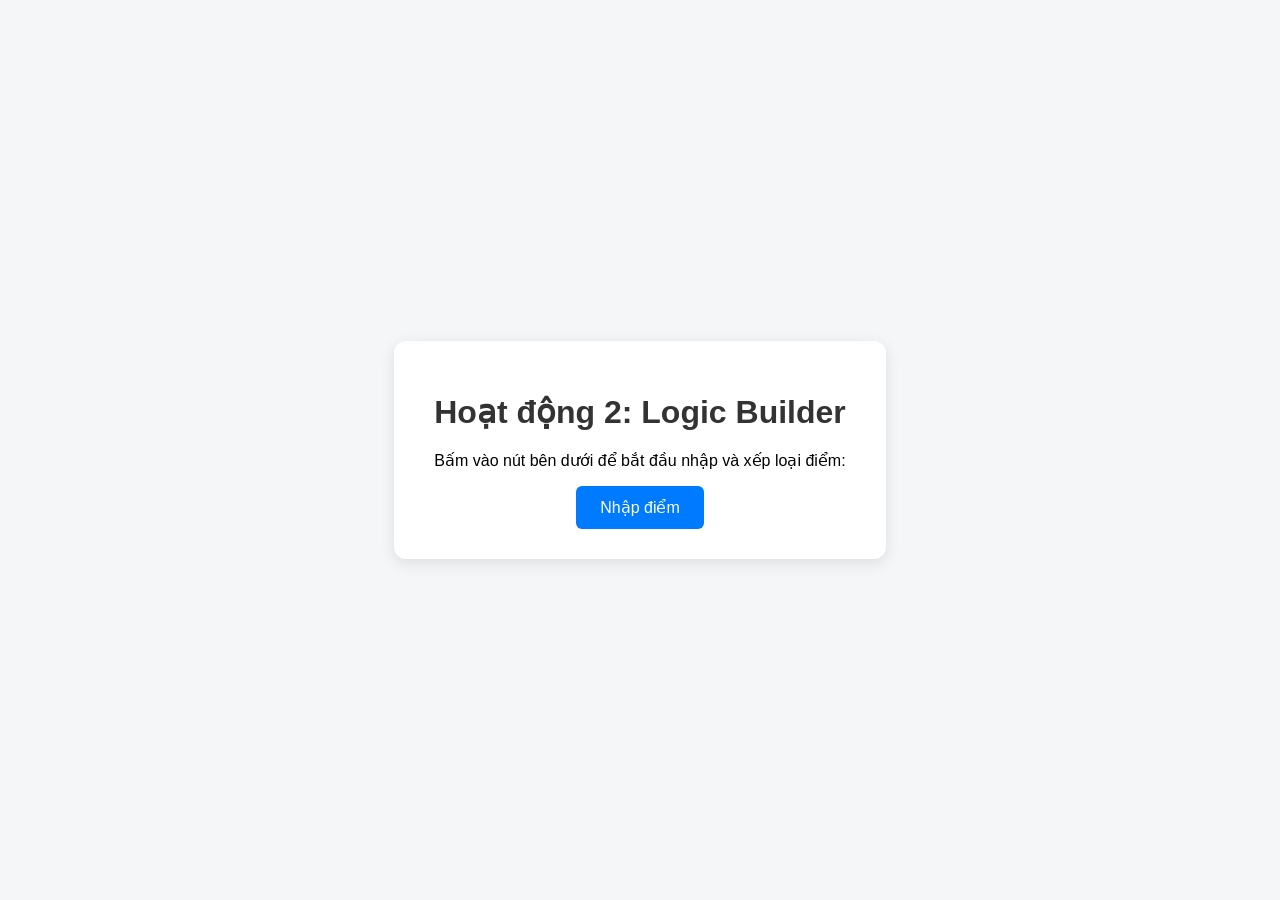
<file: bài tập tuần 8/index.html>
<!DOCTYPE html>
<html lang="vi">
<head>
    <meta charset="UTF-8">
    <meta name="viewport" content="width=device-width, initial-scale=1.0">
    <title>Bài tập tuần 8 - Xếp loại điểm số</title>
    <style>
        body {
            font-family: Arial, sans-serif;
            display: flex;
            justify-content: center;
            align-items: center;
            height: 100vh;
            margin: 0;
            background-color: #f4f6f8;
        }
        .container {
            text-align: center;
            background: #ffffff;
            padding: 30px 40px;
            border-radius: 12px;
            box-shadow: 0 4px 15px rgba(0, 0, 0, 0.1);
        }
        h1 {
            color: #333333;
            margin-bottom: 20px;
        }
        button {
            padding: 12px 24px;
            font-size: 16px;
            background-color: #007bff;
            color: white;
            border: none;
            border-radius: 6px;
            cursor: pointer;
            transition: background-color 0.2s;
        }
        button:hover {
            background-color: #0056b3;
        }
    </style>
</head>
<body>
    <div class="container">
        <h1>Hoạt động 2: Logic Builder</h1>
        <p>Bấm vào nút bên dưới để bắt đầu nhập và xếp loại điểm:</p>
        <button onclick="xepLoaiDiem()">Nhập điểm</button>
    </div>

    <!-- Nhúng file JavaScript -->
    <script src="script.js"></script>
</body>
</html>
</file>
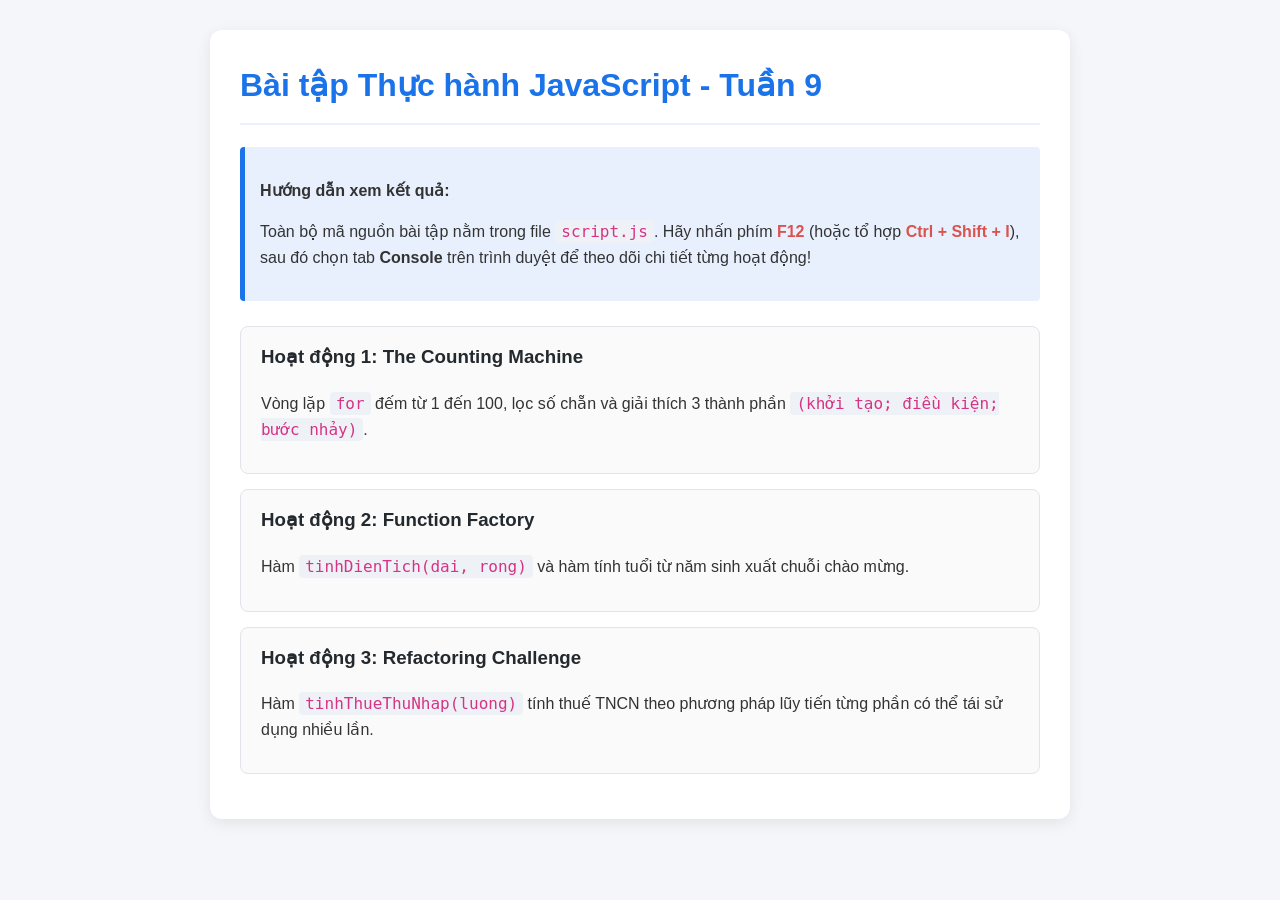
<file: bài tập tuần 9/index.html>
<!DOCTYPE html>
<html lang="vi">
<head>
    <meta charset="UTF-8">
    <meta name="viewport" content="width=device-width, initial-scale=1.0">
    <title>Bài tập Thực hành JavaScript - Tuần 9</title>
    <style>
        body {
            font-family: -apple-system, BlinkMacSystemFont, "Segoe UI", Roboto, Helvetica, Arial, sans-serif;
            background-color: #f4f6f9;
            color: #333;
            margin: 0;
            padding: 30px;
            line-height: 1.6;
        }
        .container {
            max-width: 800px;
            margin: 0 auto;
            background: #ffffff;
            padding: 30px;
            border-radius: 12px;
            box-shadow: 0 4px 15px rgba(0, 0, 0, 0.08);
        }
        h1 {
            color: #1a73e8;
            margin-top: 0;
            border-bottom: 2px solid #e8f0fe;
            padding-bottom: 12px;
        }
        .notice {
            background-color: #e8f0fe;
            border-left: 5px solid #1a73e8;
            padding: 15px;
            border-radius: 4px;
            margin-bottom: 25px;
        }
        .activity-card {
            background: #fafafa;
            border: 1px solid #e1e4e8;
            border-radius: 8px;
            padding: 15px 20px;
            margin-bottom: 15px;
        }
        .activity-card h3 {
            margin-top: 0;
            color: #24292e;
        }
        code {
            background: #eef2f7;
            padding: 2px 6px;
            border-radius: 4px;
            font-family: Consolas, monospace;
            color: #d63384;
        }
        .key {
            font-weight: bold;
            color: #d9534f;
        }
    </style>
</head>
<body>
    <div class="container">
        <h1>Bài tập Thực hành JavaScript - Tuần 9</h1>
        <div class="notice">
            <p><strong>Hướng dẫn xem kết quả:</strong></p>
            <p>Toàn bộ mã nguồn bài tập nằm trong file <code>script.js</code>. Hãy nhấn phím <span class="key">F12</span> (hoặc tổ hợp <span class="key">Ctrl + Shift + I</span>), sau đó chọn tab <strong>Console</strong> trên trình duyệt để theo dõi chi tiết từng hoạt động!</p>
        </div>

        <div class="activity-card">
            <h3>Hoạt động 1: The Counting Machine</h3>
            <p>Vòng lặp <code>for</code> đếm từ 1 đến 100, lọc số chẵn và giải thích 3 thành phần <code>(khởi tạo; điều kiện; bước nhảy)</code>.</p>
        </div>

        <div class="activity-card">
            <h3>Hoạt động 2: Function Factory</h3>
            <p>Hàm <code>tinhDienTich(dai, rong)</code> và hàm tính tuổi từ năm sinh xuất chuỗi chào mừng.</p>
        </div>

        <div class="activity-card">
            <h3>Hoạt động 3: Refactoring Challenge</h3>
            <p>Hàm <code>tinhThueThuNhap(luong)</code> tính thuế TNCN theo phương pháp lũy tiến từng phần có thể tái sử dụng nhiều lần.</p>
        </div>
    </div>

    <!-- Nhúng file mã nguồn JavaScript -->
    <script src="script.js"></script>
</body>
</html>
</file>
<file: bài tập tuần 3/style.css>
/* ==========================================================================
   PORTFOLIO CV - DESIGN SYSTEM & REFACTORED MODERN CSS (DRY STANDARD)
   Môn học: Thiết kế Web - Bài tập Thực hành Tuần 3
   ========================================================================== */

/* 1. DESIGN TOKENS (CSS VARIABLES) - Chuẩn DRY, dễ tái sử dụng & bảo trì */
:root {
  --primary: #0284c7;
  --primary-hover: #0369a1;
  --primary-light: #e0f2fe;
  --bg-body: #f8fafc;
  --bg-surface: #ffffff;
  --bg-card: #f1f5f9;
  --text-main: #0f172a;
  --text-muted: #64748b;
  --border-color: #e2e8f0;
  
  --radius-sm: 6px;
  --radius-md: 10px;
  --radius-full: 9999px;

  --shadow-sm: 0 1px 3px rgba(0, 0, 0, 0.05);
  --shadow-md: 0 4px 6px -1px rgba(0, 0, 0, 0.08);

  --gap-xs: 0.5rem;
  --gap-sm: 0.75rem;
  --gap-md: 1.5rem;
  --gap-lg: 2rem;
}

/* 2. MODERN CSS RESET - Gọn nhẹ, loại bỏ hoàn toàn thuộc tính dập khuôn */
*, *::before, *::after {
  box-sizing: border-box;
  margin: 0;
  padding: 0;
}

body {
  font-family: 'Segoe UI', system-ui, -apple-system, sans-serif;
  line-height: 1.6;
  color: var(--text-main);
  background-color: var(--bg-body);
}

img {
  max-width: 100%;
  display: block;
}

a {
  color: var(--primary);
  text-decoration: none;
  transition: color 0.2s ease;
}

a:hover {
  color: var(--primary-hover);
}

/* 3. HEADER & NAVIGATION (FLEXBOX 1D) */
header {
  background-color: #0f172a;
  color: #fff;
  padding: 1rem 1.5rem;
  position: sticky;
  top: 0;
  z-index: 50;
  box-shadow: var(--shadow-sm);
}

nav {
  display: flex;
  justify-content: space-between;
  align-items: center;
  max-width: 1100px;
  margin: 0 auto;
}

.logo {
  font-size: 1.25rem;
  font-weight: 700;
  color: #38bdf8;
}

nav ul {
  display: flex;
  align-items: center;
  list-style: none;
  gap: var(--gap-md);
}

nav a {
  color: #cbd5e1;
  font-weight: 500;
}

nav a:hover {
  color: #38bdf8;
}

/* 4. CV LAYOUT - HỆ THỐNG LƯỚI TỔNG THỂ 2 CỘT (CSS GRID) */
.cv-container {
  max-width: 1100px;
  margin: var(--gap-lg) auto;
  padding: 0 1.5rem;
  display: grid;
  grid-template-columns: 320px 1fr; /* Cột sidebar 320px, cột main nhận phần còn lại */
  gap: var(--gap-lg);               /* Đồng nhất khoảng cách giữa 2 cột */
  align-items: start;
}

/* Card bao quanh các khối */
.card-box {
  background: var(--bg-surface);
  border-radius: var(--radius-md);
  padding: var(--gap-md);
  box-shadow: var(--shadow-sm);
  border: 1px solid var(--border-color);
}

/* CỘT 1: CV-SIDEBAR */
.cv-sidebar {
  display: flex;
  flex-direction: column;
  gap: var(--gap-md); /* Đồng nhất khoảng cách giữa các khối bên sidebar */
}

.profile-card {
  text-align: center;
}

.avatar {
  width: 120px;
  height: 120px;
  border-radius: var(--radius-full);
  margin: 0 auto 1rem;
  background: linear-gradient(135deg, #38bdf8, #0284c7);
  display: grid;
  place-items: center;
  color: #fff;
  font-size: 2.5rem;
  font-weight: 700;
  border: 4px solid var(--primary-light);
}

.profile-name {
  font-size: 1.4rem;
  color: var(--text-main);
}

.profile-title {
  color: var(--primary);
  font-weight: 600;
  font-size: 0.95rem;
  margin-bottom: 0.5rem;
}

/* Tiêu đề khối */
.section-title {
  font-size: 1.15rem;
  color: var(--text-main);
  border-bottom: 2px solid var(--primary-light);
  padding-bottom: 0.4rem;
  margin-bottom: var(--gap-sm);
}

/* KỸ NĂNG (SKILLS) - FLEXBOX VỚI FLEX-WRAP */
.badge-list {
  display: flex;
  flex-wrap: wrap; /* Tự động xuống dòng khi danh sách tràn chiều ngang */
  gap: var(--gap-xs);
  list-style: none;
}

.badge {
  background-color: var(--primary-light);
  color: var(--primary-hover);
  padding: 0.35rem 0.75rem;
  border-radius: var(--radius-full);
  font-size: 0.85rem;
  font-weight: 600;
}

/* Danh sách thông tin liên hệ */
.contact-list {
  list-style: none;
  display: flex;
  flex-direction: column;
  gap: 0.6rem;
  font-size: 0.9rem;
}

/* CỘT 2: CV-MAIN */
.cv-main {
  display: flex;
  flex-direction: column;
  gap: var(--gap-lg); /* Đồng nhất khoảng cách giữa các phần trong nội dung chính */
}

.about-text p + p {
  margin-top: 0.8rem;
}

/* LƯỚI DỰ ÁN (PROJECT GRID - CSS GRID CO GIÃN) */
.project-grid {
  display: grid;
  grid-template-columns: repeat(auto-fit, minmax(240px, 1fr));
  gap: var(--gap-md);
}

.project-card {
  background: var(--bg-card);
  border: 1px solid var(--border-color);
  border-radius: var(--radius-sm);
  padding: 1.25rem;
  display: flex;
  flex-direction: column;
  justify-content: space-between;
  gap: 0.75rem;
}

.project-card h4 {
  color: var(--text-main);
  font-size: 1.05rem;
}

.project-card p {
  font-size: 0.9rem;
  color: var(--text-muted);
}

.project-tech {
  font-size: 0.8rem;
  font-weight: 600;
  color: var(--primary);
}

/* 5. FOOTER */
footer {
  background-color: #0f172a;
  color: #94a3b8;
  text-align: center;
  padding: 2rem 1.5rem;
  margin-top: 3rem;
  font-size: 0.9rem;
}

/* 6. RESPONSIVE BREAKPOINT - Tự động thích ứng trên thiết bị di động */
@media (max-width: 820px) {
  .cv-container {
    grid-template-columns: 1fr; /* Chuyển từ 2 cột sang 1 cột trên Tablet & Mobile */
  }
}
</file>
<file: bài tập tuần 4/style.css>
/* ==========================================================================
   PORTFOLIO CV - DESIGN SYSTEM & RESPONSIVE LAYOUT
   Môn học: Thiết kế Web - Bài tập Thực hành Tuần 4
   ========================================================================== */

/* ==========================================================================
   HOẠT ĐỘNG 1: BẢNG MÃ MÀU THÔNG MINH (CSS VARIABLES)
   & HOẠT ĐỘNG 4: DESIGN SYSTEM REFACTORING (TRÍCH XUẤT BIẾN TOÀN CỤC)
   ========================================================================== */
:root {
  /* --- HOẠT ĐỘNG 1: BỘ BIẾN MÀU CỐT LÕI --- */
  /* 2 màu chủ đạo (Primary & Secondary) */
  --primary: #0284c7;             /* Màu chủ đạo 1: Xanh dương hiện đại, chuyên nghiệp */
  --secondary: #0ea5e9;           /* Màu chủ đạo 2: Xanh cyan tươi sáng, tạo điểm nhấn */

  /* 3 mức màu xám cho văn bản (Typography Grayscale) */
  --text-dark: #0f172a;           /* Mức 1 (Đậm nhất): Tiêu đề, đề mục, chữ có độ tương phản cao */
  --text-main: #334155;           /* Mức 2 (Chuẩn): Nội dung đọc chính (body text) */
  --text-light: #64748b;          /* Mức 3 (Nhạt): Chú thích phụ, ngày tháng, thông tin muted */

  /* 1 màu nền tổng thể */
  --bg-color: #f8fafc;            /* Màu nền chính cho toàn trang web (Body background) */

  /* --- HOẠT ĐỘNG 4: DESIGN SYSTEM REFACTORING (MÀU SẮC GIAO DIỆN BỔ TRỢ) --- */
  --primary-hover: #0369a1;       /* Màu hover cho liên kết và button */
  --primary-light: #e0f2fe;       /* Nền nhạt cho badge kĩ năng, viền avatar */
  --bg-surface: #ffffff;          /* Nền thẻ card, panel trắng */
  --bg-card: #f1f5f9;             /* Nền các thẻ con bên trong card */
  --bg-dark: #0f172a;             /* Nền tối cho Header và Footer */
  --text-white: #ffffff;          /* Chữ màu trắng trên nền tối */
  --text-nav: #cbd5e1;            /* Màu chữ link thanh điều hướng */
  --border-color: #e2e8f0;        /* Màu đường viền chuẩn */

  /* --- HOẠT ĐỘNG 4: HỆ THỐNG KHOẢNG CÁCH CHUẨN HÓA (SPACING TOKENS) --- */
  --space-xs: 0.5rem;             /* 8px */
  --space-sm: 0.75rem;            /* 12px */
  --space-md: 1rem;               /* 16px */
  --space-20: 20px;               /* 20px - Khoảng cách gap theo yêu cầu Hoạt động 3 */
  --space-lg: 1.5rem;             /* 24px */
  --space-xl: 2rem;               /* 32px */
  --space-2xl: 3rem;              /* 48px */

  /* Bo góc (Border Radius) */
  --radius-sm: 6px;
  --radius-md: 10px;
  --radius-full: 9999px;

  /* Hiệu ứng đổ bóng (Box Shadow) */
  --shadow-sm: 0 1px 3px rgba(0, 0, 0, 0.05);
  --shadow-md: 0 4px 6px -1px rgba(0, 0, 0, 0.08);

  /* Kích thước chiều rộng tối đa */
  --container-max-width: 1100px;
}

/* ==========================================================================
   CSS RESET & CẤU HÌNH NỀN TẢNG
   ========================================================================== */
*, *::before, *::after {
  box-sizing: border-box;
  margin: 0;
  padding: 0;
}

body {
  font-family: 'Segoe UI', system-ui, -apple-system, sans-serif;
  line-height: 1.6;
  color: var(--text-main);
  background-color: var(--bg-color);
}

img {
  max-width: 100%;
  display: block;
}

a {
  color: var(--primary);
  text-decoration: none;
  transition: color 0.2s ease;
}

a:hover {
  color: var(--primary-hover);
}

/* ==========================================================================
   1. KHỐI HEADER & NAVIGATION (FLEXBOX 1D)
   ========================================================================== */
header {
  background-color: var(--bg-dark);
  color: var(--text-white);
  padding: var(--space-md) var(--space-lg);
  position: sticky;
  top: 0;
  z-index: 50;
  box-shadow: var(--shadow-sm);
}

nav {
  display: flex;
  justify-content: space-between;
  align-items: center;
  max-width: var(--container-max-width);
  margin: 0 auto;
}

.logo {
  font-size: 1.25rem;
  font-weight: 700;
  color: var(--secondary);
}

nav ul {
  display: flex;
  align-items: center;
  list-style: none;
  gap: var(--space-lg);
}

nav a {
  color: var(--text-nav);
  font-weight: 500;
  transition: color 0.2s ease;
}

nav a:hover {
  color: var(--secondary);
}

/* ==========================================================================
   2. KHỐI CV CONTAINER - BỐ CỤC TỔNG THỂ 2 CỘT (CSS GRID)
   ========================================================================== */
.cv-container {
  max-width: var(--container-max-width);
  margin: var(--space-xl) auto;
  padding: 0 var(--space-lg);
  display: grid;
  grid-template-columns: 320px 1fr; /* Cột sidebar 320px, cột main nhận không gian còn lại */
  gap: var(--space-xl);             /* Khoảng cách đồng nhất giữa 2 cột */
  align-items: start;
}

/* Thẻ bao quanh các khối nội dung */
.card-box {
  background: var(--bg-surface);
  border-radius: var(--radius-md);
  padding: var(--space-lg);
  box-shadow: var(--shadow-sm);
  border: 1px solid var(--border-color);
}

/* ==========================================================================
   3. CỘT 1: CV-SIDEBAR
   ========================================================================== */
.cv-sidebar {
  display: flex;
  flex-direction: column;
  gap: var(--space-lg);
}

.profile-card {
  text-align: center;
}

.avatar {
  width: 120px;
  height: 120px;
  border-radius: var(--radius-full);
  margin: 0 auto var(--space-md);
  background: linear-gradient(135deg, var(--secondary), var(--primary));
  display: grid;
  place-items: center;
  color: var(--text-white);
  font-size: 2.5rem;
  font-weight: 700;
  border: 4px solid var(--primary-light);
}

.profile-name {
  font-size: 1.4rem;
  color: var(--text-dark);
}

.profile-title {
  color: var(--primary);
  font-weight: 600;
  font-size: 0.95rem;
  margin-bottom: var(--space-xs);
}

.profile-bio {
  font-size: 0.875rem;
  color: var(--text-light);
}

/* Tiêu đề chung cho các section */
.section-title {
  font-size: 1.15rem;
  color: var(--text-dark);
  border-bottom: 2px solid var(--primary-light);
  padding-bottom: var(--space-xs);
  margin-bottom: var(--space-sm);
}

/* Danh sách kỹ năng (Badge List) */
.badge-list {
  display: flex;
  flex-wrap: wrap;
  gap: var(--space-xs);
  list-style: none;
}

.badge {
  background-color: var(--primary-light);
  color: var(--primary-hover);
  padding: var(--space-xs) var(--space-sm);
  border-radius: var(--radius-full);
  font-size: 0.85rem;
  font-weight: 600;
}

/* Danh sách liên hệ */
.contact-list {
  list-style: none;
  display: flex;
  flex-direction: column;
  gap: var(--space-sm);
  font-size: 0.9rem;
  color: var(--text-main);
}

.contact-list a {
  color: var(--primary);
}

/* ==========================================================================
   4. CỘT 2: CV-MAIN
   ========================================================================== */
.cv-main {
  display: flex;
  flex-direction: column;
  gap: var(--space-xl);
}

.about-text p + p {
  margin-top: var(--space-sm);
}

/* ==========================================================================
   HOẠT ĐỘNG 3: RESPONSIVE BREAKPOINT CHALLENGE (PHẦN SERVICES)
   - Bố cục mặc định cho màn hình lớn (> 1024px): 4 cột
   - Khoảng cách giữa các ô: gap: 20px (--space-20)
   ========================================================================== */
.services-container {
  display: grid;
  grid-template-columns: repeat(4, 1fr); /* Màn hình > 1024px: Hiển thị 4 cột */
  gap: var(--space-20);                  /* Khoảng cách giữa các ô: gap: 20px */
}

.service-card {
  background-color: var(--bg-card);
  border: 1px solid var(--border-color);
  border-radius: var(--radius-md);
  padding: var(--space-lg);
  display: flex;
  flex-direction: column;
  gap: var(--space-xs);
  transition: transform 0.2s ease, box-shadow 0.2s ease, border-color 0.2s ease;
}

.service-card:hover {
  transform: translateY(-3px);
  box-shadow: var(--shadow-md);
  border-color: var(--primary);
}

.service-icon {
  font-size: 2rem;
  margin-bottom: var(--space-xs);
}

.service-title {
  font-size: 1.05rem;
  font-weight: 600;
  color: var(--text-dark);
}

.service-desc {
  font-size: 0.875rem;
  color: var(--text-main);
  line-height: 1.5;
}

/* ==========================================================================
   5. LƯỚI DỰ ÁN TIÊU BIỂU (PROJECT GRID)
   ========================================================================== */
.project-grid {
  display: grid;
  grid-template-columns: repeat(auto-fit, minmax(240px, 1fr));
  gap: var(--space-lg);
}

.project-card {
  background: var(--bg-card);
  border: 1px solid var(--border-color);
  border-radius: var(--radius-sm);
  padding: var(--space-lg);
  display: flex;
  flex-direction: column;
  justify-content: space-between;
  gap: var(--space-sm);
}

.project-card h4 {
  color: var(--text-dark);
  font-size: 1.05rem;
}

.project-card p {
  font-size: 0.9rem;
  color: var(--text-light);
}

.project-tech {
  font-size: 0.8rem;
  font-weight: 600;
  color: var(--primary);
}

/* ==========================================================================
   6. KHỐI FOOTER
   ========================================================================== */
footer {
  background-color: var(--bg-dark);
  color: var(--text-light);
  text-align: center;
  padding: var(--space-xl) var(--space-lg);
  margin-top: var(--space-2xl);
  font-size: 0.9rem;
}

.footer-note {
  margin-top: var(--space-xs);
  font-size: 0.85rem;
  color: var(--text-light);
}

/* ==========================================================================
   HOẠT ĐỘNG 3: MEDIA QUERIES - MÀN HÌNH TỪ 768px ĐẾN 1024px (TABLET)
   ========================================================================== */
@media (max-width: 1024px) {
  /* Màn hình từ 768px đến 1024px: Hiển thị 2 cột */
  .services-container {
    grid-template-columns: repeat(2, 1fr);
  }
}

/* ==========================================================================
   HOẠT ĐỘNG 2 & HOẠT ĐỘNG 3: MEDIA QUERIES - MÀN HÌNH < 768px (MOBILE)
   ========================================================================== */
@media (max-width: 768px) {
  /* HOẠT ĐỘNG 2: Chuyển đổi bố cục tổng thể từ CSS Grid 2 cột thành 1 cột duy nhất */
  .cv-container {
    grid-template-columns: 1fr;         /* 1 cột duy nhất trên thiết bị di động */
    padding: 0 var(--space-md);         /* Tối ưu lề viền màn hình điện thoại */
    margin: var(--space-md) auto;
    gap: var(--space-lg);
  }

  /* Tối ưu hóa điều hướng Header cho thiết bị di động */
  header {
    padding: var(--space-md);
  }

  nav {
    flex-direction: column;
    gap: var(--space-md);
  }

  nav ul {
    flex-wrap: wrap;
    justify-content: center;
    gap: var(--space-xs) var(--space-md);
  }

  /* HOẠT ĐỘNG 3: Màn hình < 768px: Hiển thị 1 cột duy nhất */
  .services-container {
    grid-template-columns: 1fr;
  }

  /* Tối ưu kích thước padding của các card trên màn hình nhỏ */
  .card-box {
    padding: var(--space-md);
  }

  /* Điều chỉnh kích thước Avatar cho nhỏ gọn, cân đối */
  .avatar {
    width: 100px;
    height: 100px;
    font-size: 2rem;
  }
}
</file>
<file: bài tập tuần 5/style.css>
/* ==========================================================================
   PORTFOLIO CV - DESIGN SYSTEM, HIỆU ỨNG ĐỘNG & TỐI ƯU HIỆU NĂNG (60 FPS)
   Môn học: Thiết kế Web - Bài tập Thực hành Tuần 5
   Họ và tên: Nguyễn Văn An - Frontend / Web Developer
   ========================================================================== */

/* ==========================================================================
   BẢNG MÃ MÀU THÔNG MINH (CSS VARIABLES) & DESIGN SYSTEM TOKENS
   ========================================================================== */
:root {
  /* 2 màu chủ đạo (Primary & Secondary) */
  --primary: #0284c7;             /* Xanh dương hiện đại, chuyên nghiệp */
  --secondary: #0ea5e9;           /* Xanh cyan tươi sáng, tạo điểm nhấn */

  /* 3 mức màu xám cho văn bản (Typography Grayscale) */
  --text-dark: #0f172a;           /* Mức 1: Tiêu đề, chữ độ tương phản cao */
  --text-main: #334155;           /* Mức 2: Nội dung đọc chính (body text) */
  --text-light: #64748b;          /* Mức 3: Chú thích phụ, thông tin muted */

  /* Màu nền tổng thể & bề mặt */
  --bg-color: #f8fafc;            /* Nền chính toàn trang web (Body background) */
  --bg-surface: #ffffff;          /* Nền thẻ card, panel trắng */
  --bg-card: #f1f5f9;             /* Nền các thẻ con bên trong card */
  --bg-dark: #0f172a;             /* Nền tối cho Header và Footer */

  /* Màu sắc trạng thái & tương tác */
  --primary-hover: #0369a1;       /* Màu hover cho liên kết và button */
  --primary-active: #075985;      /* Màu active khi bấm nút */
  --primary-light: #e0f2fe;       /* Nền nhạt cho badge kĩ năng, viền avatar */
  --text-white: #ffffff;          /* Chữ màu trắng trên nền tối */
  --text-nav: #cbd5e1;            /* Màu chữ link thanh điều hướng */
  --border-color: #e2e8f0;        /* Màu đường viền chuẩn */
  --border-focus: #38bdf8;        /* Màu đường viền khi focus vào ô nhập liệu */

  /* Hệ thống khoảng cách chuẩn hóa (Spacing Tokens) */
  --space-xs: 0.5rem;             /* 8px */
  --space-sm: 0.75rem;            /* 12px */
  --space-md: 1rem;               /* 16px */
  --space-20: 20px;               /* 20px - Gap chuẩn cho Services */
  --space-lg: 1.5rem;             /* 24px */
  --space-xl: 2rem;               /* 32px */
  --space-2xl: 3rem;              /* 48px */

  /* Bo góc (Border Radius) */
  --radius-sm: 6px;
  --radius-md: 10px;
  --radius-full: 9999px;

  /* Hiệu ứng đổ bóng chuẩn hóa (Box Shadow) */
  --shadow-sm: 0 1px 3px rgba(0, 0, 0, 0.05);
  --shadow-md: 0 4px 6px -1px rgba(0, 0, 0, 0.08);
  --shadow-btn: 0 4px 6px -1px rgba(2, 132, 199, 0.25);
  --shadow-btn-hover: 0 10px 20px -3px rgba(2, 132, 199, 0.4), 0 4px 6px -2px rgba(2, 132, 199, 0.2);
  --shadow-btn-active: 0 2px 4px rgba(2, 132, 199, 0.25);

  /* Kích thước chiều rộng tối đa */
  --container-max-width: 1100px;

  /* Chuyển động chuẩn (Motion Transition) */
  --transition-bezier: cubic-bezier(0.34, 1.56, 0.64, 1);
  --transition-smooth: cubic-bezier(0.4, 0, 0.2, 1);
}

/* ==========================================================================
   CSS RESET & CẤU HÌNH NỀN TẢNG
   ========================================================================== */
*, *::before, *::after {
  box-sizing: border-box;
  margin: 0;
  padding: 0;
}

body {
  font-family: 'Segoe UI', system-ui, -apple-system, sans-serif;
  line-height: 1.6;
  color: var(--text-main);
  background-color: var(--bg-color);
  overflow-x: hidden; /* Ngăn chặn hiện thanh cuộn ngang do hiệu ứng AOS */
}

img {
  max-width: 100%;
  display: block;
}

a {
  color: var(--primary);
  text-decoration: none;
  transition: color 0.2s var(--transition-smooth);
}

a:hover {
  color: var(--primary-hover);
}

/* ==========================================================================
   HOẠT ĐỘNG 1: 'MICRO-INTERACTIONS' - NÚT BẤM CẢM XÚC
   - Khi Hover: nhích lên 3px (transform: translateY(-3px)), đổi màu nhẹ,
     tăng độ đậm box-shadow, sử dụng hàm chuyển động cubic-bezier mượt mà.
   - Khi Active (Click): thu nhỏ nhẹ (scale(0.96)) tạo cảm giác "đã bấm".
   ========================================================================== */
.btn {
  display: inline-flex;
  align-items: center;
  justify-content: center;
  gap: var(--space-xs);
  padding: 0.65rem 1.35rem;
  font-size: 0.925rem;
  font-weight: 600;
  border-radius: var(--radius-sm);
  border: 1px solid transparent;
  cursor: pointer;
  text-decoration: none;
  text-align: center;
  user-select: none;
  box-shadow: var(--shadow-btn);

  /* HOẠT ĐỘNG 1 & 4: Transition sử dụng cubic-bezier mượt mà, tối ưu GPU */
  transition: transform 0.25s var(--transition-bezier),
              background-color 0.25s var(--transition-smooth),
              box-shadow 0.25s var(--transition-smooth),
              border-color 0.25s var(--transition-smooth);
}

.btn-primary {
  background-color: var(--primary);
  color: var(--text-white);
}

/* HOẠT ĐỘNG 1: Trạng thái Hover - Nhích lên 3px, đổi màu nhẹ, đậm box-shadow */
.btn:hover {
  /* HOẠT ĐỘNG 4: Sử dụng transform: translateY thay vì top: -3px để tối ưu hiệu năng */
  transform: translateY(-3px);
  background-color: var(--primary-hover);
  color: var(--text-white);
  box-shadow: var(--shadow-btn-hover);
}

/* HOẠT ĐỘNG 1: Trạng thái Active (Click) - Thu nhỏ nhẹ tạo xúc giác "đã bấm" */
.btn:active {
  /* Giữ vị trí nhẹ nhàng và scale thu nhỏ 0.96 */
  transform: translateY(-1px) scale(0.96);
  background-color: var(--primary-active);
  box-shadow: var(--shadow-btn-active);
}

.btn-icon {
  font-size: 1rem;
  transition: transform 0.2s var(--transition-smooth);
}

.btn:hover .btn-icon {
  /* Hiệu ứng vi chuyển động phụ trợ cho icon */
  transform: translateX(3px);
}

/* Profile actions container */
.profile-actions {
  margin-top: var(--space-md);
  display: flex;
  justify-content: center;
}

/* Form liên hệ & Nút submit */
.contact-form {
  margin-top: var(--space-md);
  display: flex;
  flex-direction: column;
  gap: var(--space-xs);
}

.form-group {
  width: 100%;
}

.form-input {
  width: 100%;
  padding: 0.6rem 0.8rem;
  border: 1px solid var(--border-color);
  border-radius: var(--radius-sm);
  font-family: inherit;
  font-size: 0.875rem;
  color: var(--text-main);
  background-color: var(--bg-surface);
  transition: border-color 0.2s var(--transition-smooth), box-shadow 0.2s var(--transition-smooth);
}

.form-input:focus {
  outline: none;
  border-color: var(--primary);
  box-shadow: 0 0 0 3px rgba(2, 132, 199, 0.15);
}

.form-textarea {
  resize: vertical;
  min-height: 75px;
}

.btn-submit {
  width: 100%;
  margin-top: var(--space-xs);
}

/* ==========================================================================
   HOẠT ĐỘNG 2: 'LOADING MASTER' - TẠO SPINNER XOAY 360 ĐỘ VÔ HẠN
   - Sử dụng CSS thuần với @keyframes xoay 360 độ vô hạn
   - Phần border-top-color nổi bật tạo cảm giác xoay trực quan
   ========================================================================== */
@keyframes spin {
  0% {
    transform: rotate(0deg);
  }
  100% {
    transform: rotate(360deg);
  }
}

.loading-box {
  background: var(--bg-surface);
}

.spinner-container {
  display: flex;
  align-items: center;
  gap: var(--space-sm);
  padding: var(--space-xs) 0;
}

.spinner {
  width: 32px;
  height: 32px;
  min-width: 32px;
  /* Vòng tròn loading với đường viền chuẩn xám nhạt */
  border: 3.5px solid var(--border-color);
  /* HOẠT ĐỘNG 2: Phần border-top-color nổi bật tạo hiệu ứng xoay trực quan */
  border-top-color: var(--primary);
  border-radius: 50%;
  /* HOẠT ĐỘNG 2: @keyframes xoay 360 độ vô hạn */
  animation: spin 0.85s linear infinite;
  display: inline-block;
}

.spinner-text {
  font-size: 0.85rem;
  color: var(--text-light);
  line-height: 1.4;
}

/* ==========================================================================
   1. KHỐI HEADER & NAVIGATION (FLEXBOX 1D)
   ========================================================================== */
header {
  background-color: var(--bg-dark);
  color: var(--text-white);
  padding: var(--space-md) var(--space-lg);
  position: sticky;
  top: 0;
  z-index: 50;
  box-shadow: var(--shadow-sm);
}

nav {
  display: flex;
  justify-content: space-between;
  align-items: center;
  max-width: var(--container-max-width);
  margin: 0 auto;
}

.logo {
  font-size: 1.25rem;
  font-weight: 700;
  color: var(--secondary);
}

nav ul {
  display: flex;
  align-items: center;
  list-style: none;
  gap: var(--space-lg);
}

nav a {
  color: var(--text-nav);
  font-weight: 500;
  transition: color 0.2s var(--transition-smooth);
}

nav a:hover {
  color: var(--secondary);
}

/* ==========================================================================
   2. KHỐI CV CONTAINER - BỐ CỤC TỔNG THỂ 2 CỘT (CSS GRID)
   ========================================================================== */
.cv-container {
  max-width: var(--container-max-width);
  margin: var(--space-xl) auto;
  padding: 0 var(--space-lg);
  display: grid;
  grid-template-columns: 320px 1fr; /* Cột sidebar 320px, cột main nhận không gian còn lại */
  gap: var(--space-xl);             /* Khoảng cách đồng nhất giữa 2 cột */
  align-items: start;
}

/* Thẻ bao quanh các khối nội dung */
.card-box {
  background: var(--bg-surface);
  border-radius: var(--radius-md);
  padding: var(--space-lg);
  box-shadow: var(--shadow-sm);
  border: 1px solid var(--border-color);
}

/* ==========================================================================
   3. CỘT 1: CV-SIDEBAR
   ========================================================================== */
.cv-sidebar {
  display: flex;
  flex-direction: column;
  gap: var(--space-lg);
}

.profile-card {
  text-align: center;
}

.avatar {
  width: 120px;
  height: 120px;
  border-radius: var(--radius-full);
  margin: 0 auto var(--space-md);
  background: linear-gradient(135deg, var(--secondary), var(--primary));
  display: grid;
  place-items: center;
  color: var(--text-white);
  font-size: 2.5rem;
  font-weight: 700;
  border: 4px solid var(--primary-light);
  box-shadow: var(--shadow-sm);
  /* HOẠT ĐỘNG 4: Tối ưu hiệu ứng hover cho Avatar bằng transform */
  transition: transform 0.3s var(--transition-bezier);
}

.avatar:hover {
  transform: scale(1.05);
}

.profile-name {
  font-size: 1.4rem;
  color: var(--text-dark);
}

.profile-title {
  color: var(--primary);
  font-weight: 600;
  font-size: 0.95rem;
  margin-bottom: var(--space-xs);
}

.profile-bio {
  font-size: 0.875rem;
  color: var(--text-light);
}

/* Tiêu đề chung cho các section */
.section-title {
  font-size: 1.15rem;
  color: var(--text-dark);
  border-bottom: 2px solid var(--primary-light);
  padding-bottom: var(--space-xs);
  margin-bottom: var(--space-sm);
}

/* Danh sách kỹ năng (Badge List) */
.badge-list {
  display: flex;
  flex-wrap: wrap;
  gap: var(--space-xs);
  list-style: none;
}

.badge {
  background-color: var(--primary-light);
  color: var(--primary-hover);
  padding: var(--space-xs) var(--space-sm);
  border-radius: var(--radius-full);
  font-size: 0.85rem;
  font-weight: 600;
  cursor: default;
  /* HOẠT ĐỘNG 4: Thay thế dịch chuyển top bằng transform để tối ưu GPU */
  transition: transform 0.2s var(--transition-smooth), background-color 0.2s var(--transition-smooth);
}

.badge:hover {
  /* HOẠT ĐỘNG 4: Dùng transform: translateY(-2px) thay vì position/top */
  transform: translateY(-2px);
  background-color: #bae6fd;
}

/* Danh sách liên hệ */
.contact-list {
  list-style: none;
  display: flex;
  flex-direction: column;
  gap: var(--space-sm);
  font-size: 0.9rem;
  color: var(--text-main);
}

.contact-list a {
  color: var(--primary);
}

/* ==========================================================================
   4. CỘT 2: CV-MAIN
   ========================================================================== */
.cv-main {
  display: flex;
  flex-direction: column;
  gap: var(--space-xl);
}

.about-text p + p {
  margin-top: var(--space-sm);
}

/* ==========================================================================
   KHU VỰC DỊCH VỤ (SERVICES CONTAINER) & HOẠT ĐỘNG 4: TỐI ƯU HIỆU NĂNG HOVER
   - Bố cục mặc định cho màn hình lớn (> 1024px): 4 cột
   - Khoảng cách giữa các ô: gap: 20px (--space-20)
   ========================================================================== */
.services-container {
  display: grid;
  grid-template-columns: repeat(4, 1fr); /* Màn hình > 1024px: Hiển thị 4 cột */
  gap: var(--space-20);                  /* Khoảng cách giữa các ô: gap: 20px */
}

.service-card {
  background-color: var(--bg-card);
  border: 1px solid var(--border-color);
  border-radius: var(--radius-md);
  padding: var(--space-lg);
  display: flex;
  flex-direction: column;
  gap: var(--space-xs);
  /* HOẠT ĐỘNG 4: Tối ưu hoá transition - chỉ can thiệp vào thuộc tính Composite */
  transition: transform 0.25s var(--transition-smooth),
              box-shadow 0.25s var(--transition-smooth),
              border-color 0.25s var(--transition-smooth);
}

/* HOẠT ĐỘNG 4: REFACTORING PERFORMANCE - THAY THẾ TOP/MARGIN BẰNG TRANSFORM */
.service-card:hover {
  /* Chuẩn hiệu năng: translateY(-4px) thay vì relative top: -4px hoặc margin-top: -4px */
  transform: translateY(-4px);
  box-shadow: var(--shadow-md);
  border-color: var(--primary);
}

.service-icon {
  font-size: 2rem;
  margin-bottom: var(--space-xs);
  transition: transform 0.25s var(--transition-bezier);
}

.service-card:hover .service-icon {
  transform: scale(1.1);
}

.service-title {
  font-size: 1.05rem;
  font-weight: 600;
  color: var(--text-dark);
}

.service-desc {
  font-size: 0.875rem;
  color: var(--text-main);
  line-height: 1.5;
}

/* ==========================================================================
   5. LƯỚI DỰ ÁN TIÊU BIỂU (PROJECT GRID) & HOẠT ĐỘNG 4: HIỆU NĂNG CAO
   ========================================================================== */
.project-grid {
  display: grid;
  grid-template-columns: repeat(auto-fit, minmax(240px, 1fr));
  gap: var(--space-lg);
}

.project-card {
  background: var(--bg-card);
  border: 1px solid var(--border-color);
  border-radius: var(--radius-sm);
  padding: var(--space-lg);
  display: flex;
  flex-direction: column;
  justify-content: space-between;
  gap: var(--space-sm);
  /* HOẠT ĐỘNG 4: Thiết lập chuyển động mượt mà bằng GPU */
  transition: transform 0.25s var(--transition-smooth),
              box-shadow 0.25s var(--transition-smooth),
              border-color 0.25s var(--transition-smooth);
}

/* HOẠT ĐỘNG 4: Tối ưu hiệu năng hover cho project-card */
.project-card:hover {
  /* Dùng transform: translateY(-4px) tránh Layout Thrashing / Reflow */
  transform: translateY(-4px);
  box-shadow: var(--shadow-md);
  border-color: var(--secondary);
}

.project-card h4 {
  color: var(--text-dark);
  font-size: 1.05rem;
}

.project-card p {
  font-size: 0.9rem;
  color: var(--text-light);
}

.project-tech {
  font-size: 0.8rem;
  font-weight: 600;
  color: var(--primary);
}

/* ==========================================================================
   6. KHỐI FOOTER
   ========================================================================== */
footer {
  background-color: var(--bg-dark);
  color: var(--text-light);
  text-align: center;
  padding: var(--space-xl) var(--space-lg);
  margin-top: var(--space-2xl);
  font-size: 0.9rem;
}

.footer-note {
  margin-top: var(--space-xs);
  font-size: 0.85rem;
  color: var(--text-light);
}

/* ==========================================================================
   HOẠT ĐỘNG 4: TỔNG KẾT TỐI ƯU HIỆU NĂNG (PERFORMANCE REFACTORING SUMMARY)
   --------------------------------------------------------------------------
   * Nguyên lý Kỹ thuật:
     - Các thuộc tính cũ (top, left, bottom, right, margin) kích hoạt 3 giai đoạn:
       1. Layout (Reflow): Trình duyệt tính toán lại kích thước và tọa độ DOM.
       2. Paint (Repaint): Vẽ lại các pixel trên màn hình.
       3. Composite: Ghép các layer lại với nhau.
       => Khiến CPU quá tải, gây hiện tượng giật lag, tụt khung hình (dưới 60fps).
     - Thuộc tính mới (transform: translate(), scale(), rotate()):
       Chỉ kích hoạt giai đoạn Composite. Quá trình này được GPU (Hardware Acceleration)
       xử lý độc lập trên Render Layer riêng, hoàn toàn không gây Reflow và Repaint.
       => Đảm bảo hiệu năng ổn định 60 FPS mượt mà trên cả thiết bị di động yếu.
   ========================================================================== */

/* ==========================================================================
   MEDIA QUERIES - MÀN HÌNH TỪ 768px ĐẾN 1024px (TABLET)
   ========================================================================== */
@media (max-width: 1024px) {
  /* Màn hình từ 768px đến 1024px: Hiển thị 2 cột */
  .services-container {
    grid-template-columns: repeat(2, 1fr);
  }
}

/* ==========================================================================
   MEDIA QUERIES - MÀN HÌNH < 768px (MOBILE)
   ========================================================================== */
@media (max-width: 768px) {
  /* Chuyển đổi bố cục tổng thể từ CSS Grid 2 cột thành 1 cột duy nhất */
  .cv-container {
    grid-template-columns: 1fr;
    padding: 0 var(--space-md);
    margin: var(--space-md) auto;
    gap: var(--space-lg);
  }

  /* Tối ưu hóa điều hướng Header cho thiết bị di động */
  header {
    padding: var(--space-md);
  }

  nav {
    flex-direction: column;
    gap: var(--space-md);
  }

  nav ul {
    flex-wrap: wrap;
    justify-content: center;
    gap: var(--space-xs) var(--space-md);
  }

  /* Màn hình < 768px: Hiển thị 1 cột duy nhất */
  .services-container {
    grid-template-columns: 1fr;
  }

  /* Tối ưu kích thước padding của các card trên màn hình nhỏ */
  .card-box {
    padding: var(--space-md);
  }

  /* Điều chỉnh kích thước Avatar cho nhỏ gọn, cân đối */
  .avatar {
    width: 100px;
    height: 100px;
    font-size: 2rem;
  }

  /* Vô hiệu hoá hoặc giảm bớt chuyển động hover trên màn hình cảm ứng để tiết kiệm pin */
  @media (hover: none) {
    .btn:hover,
    .service-card:hover,
    .project-card:hover {
      transform: none;
    }
  }
}
</file>
<file: bài tập tuần 6/style.css>
/* ==========================================================================
   PORTFOLIO CV - DESIGN SYSTEM, HIỆU ỨNG ĐỘNG & TỐI ƯU HIỆU NĂNG (60 FPS)
   Môn học: Thiết kế Web - Bài tập Thực hành Tuần 6
   Họ và tên: Nguyễn Văn An - Frontend / Web Developer
   - Hoạt động 1: 'The Bug Hunter' (Săn & Sửa lỗi giao diện Mobile/Tablet)
   - Hoạt động 2: 'Speed Up!' (Tối ưu hiệu năng, DRY Refactoring & WebP Image)
   ========================================================================== */

/* ==========================================================================
   BẢNG MÃ MÀU THÔNG MINH (CSS VARIABLES) & DESIGN SYSTEM TOKENS
   ========================================================================== */
:root {
  /* 2 màu chủ đạo (Primary & Secondary) */
  --primary: #0284c7;             /* Xanh dương hiện đại, chuyên nghiệp */
  --secondary: #0ea5e9;           /* Xanh cyan tươi sáng, tạo điểm nhấn */

  /* 3 mức màu xám cho văn bản (Typography Grayscale) */
  --text-dark: #0f172a;           /* Mức 1: Tiêu đề, chữ độ tương phản cao */
  --text-main: #334155;           /* Mức 2: Nội dung đọc chính (body text) */
  --text-light: #64748b;          /* Mức 3: Chú thích phụ, thông tin muted */

  /* Màu nền tổng thể & bề mặt */
  --bg-color: #f8fafc;            /* Nền chính toàn trang web (Body background) */
  --bg-surface: #ffffff;          /* Nền thẻ card, panel trắng */
  --bg-card: #f1f5f9;             /* Nền các thẻ con bên trong card */
  --bg-dark: #0f172a;             /* Nền tối cho Header và Footer */

  /* Màu sắc trạng thái & tương tác */
  --primary-hover: #0369a1;       /* Màu hover cho liên kết và button */
  --primary-active: #075985;      /* Màu active khi bấm nút */
  --primary-light: #e0f2fe;       /* Nền nhạt cho badge kĩ năng, viền avatar */
  --text-white: #ffffff;          /* Chữ màu trắng trên nền tối */
  --text-nav: #cbd5e1;            /* Màu chữ link thanh điều hướng */
  --border-color: #e2e8f0;        /* Màu đường viền chuẩn */
  --border-focus: #38bdf8;        /* Màu đường viền khi focus vào ô nhập liệu */

  /* Hệ thống khoảng cách chuẩn hóa (Spacing Tokens) */
  --space-xs: 0.5rem;             /* 8px */
  --space-sm: 0.75rem;            /* 12px */
  --space-md: 1rem;               /* 16px */
  --space-20: 20px;               /* 20px - Gap chuẩn cho Services */
  --space-lg: 1.5rem;             /* 24px */
  --space-xl: 2rem;               /* 32px */
  --space-2xl: 3rem;              /* 48px */

  /* Bo góc (Border Radius) */
  --radius-sm: 6px;
  --radius-md: 10px;
  --radius-full: 9999px;

  /* Hiệu ứng đổ bóng chuẩn hóa (Box Shadow) */
  --shadow-sm: 0 1px 3px rgba(0, 0, 0, 0.05);
  --shadow-md: 0 4px 6px -1px rgba(0, 0, 0, 0.08);
  --shadow-btn: 0 4px 6px -1px rgba(2, 132, 199, 0.25);
  --shadow-btn-hover: 0 10px 20px -3px rgba(2, 132, 199, 0.4), 0 4px 6px -2px rgba(2, 132, 199, 0.2);
  --shadow-btn-active: 0 2px 4px rgba(2, 132, 199, 0.25);

  /* Kích thước chiều rộng tối đa */
  --container-max-width: 1100px;

  /* Chuyển động chuẩn (Motion Transition) */
  --transition-bezier: cubic-bezier(0.34, 1.56, 0.64, 1);
  --transition-smooth: cubic-bezier(0.4, 0, 0.2, 1);
}

/* ==========================================================================
   CSS RESET & CẤU HÌNH NỀN TẢNG
   ========================================================================== */
*, *::before, *::after {
  box-sizing: border-box;
  margin: 0;
  padding: 0;
}

body {
  font-family: 'Segoe UI', system-ui, -apple-system, sans-serif;
  line-height: 1.6;
  color: var(--text-main);
  background-color: var(--bg-color);
  overflow-x: hidden; /* Ngăn chặn hiện thanh cuộn ngang do hiệu ứng AOS */
}

img {
  max-width: 100%;
  display: block;
}

a {
  color: var(--primary);
  text-decoration: none;
  transition: color 0.2s var(--transition-smooth);
}

a:hover {
  color: var(--primary-hover);
}

/* ==========================================================================
   HOẠT ĐỘNG 1: 'MICRO-INTERACTIONS' - NÚT BẤM CẢM XÚC
   - Khi Hover: nhích lên 3px (transform: translateY(-3px)), đổi màu nhẹ,
     tăng độ đậm box-shadow, sử dụng hàm chuyển động cubic-bezier mượt mà.
   - Khi Active (Click): thu nhỏ nhẹ (scale(0.96)) tạo cảm giác "đã bấm".
   ========================================================================== */
.btn {
  display: inline-flex;
  align-items: center;
  justify-content: center;
  gap: var(--space-xs);
  padding: 0.65rem 1.35rem;
  font-size: 0.925rem;
  font-weight: 600;
  border-radius: var(--radius-sm);
  border: 1px solid transparent;
  cursor: pointer;
  text-decoration: none;
  text-align: center;
  user-select: none;
  box-shadow: var(--shadow-btn);

  /* HOẠT ĐỘNG 1 & 4: Transition sử dụng cubic-bezier mượt mà, tối ưu GPU */
  transition: transform 0.25s var(--transition-bezier),
              background-color 0.25s var(--transition-smooth),
              box-shadow 0.25s var(--transition-smooth),
              border-color 0.25s var(--transition-smooth);
}

.btn-primary {
  background-color: var(--primary);
  color: var(--text-white);
}

/* HOẠT ĐỘNG 1: Trạng thái Hover - Nhích lên 3px, đổi màu nhẹ, đậm box-shadow */
.btn:hover {
  /* HOẠT ĐỘNG 4: Sử dụng transform: translateY thay vì top: -3px để tối ưu hiệu năng */
  transform: translateY(-3px);
  background-color: var(--primary-hover);
  color: var(--text-white);
  box-shadow: var(--shadow-btn-hover);
}

/* HOẠT ĐỘNG 1: Trạng thái Active (Click) - Thu nhỏ nhẹ tạo xúc giác "đã bấm" */
.btn:active {
  /* Giữ vị trí nhẹ nhàng và scale thu nhỏ 0.96 */
  transform: translateY(-1px) scale(0.96);
  background-color: var(--primary-active);
  box-shadow: var(--shadow-btn-active);
}

.btn-icon {
  font-size: 1rem;
  transition: transform 0.2s var(--transition-smooth);
}

.btn:hover .btn-icon {
  /* Hiệu ứng vi chuyển động phụ trợ cho icon */
  transform: translateX(3px);
}

/* Profile actions container */
.profile-actions {
  margin-top: var(--space-md);
  display: flex;
  justify-content: center;
}

/* Form liên hệ & Nút submit */
.contact-form {
  margin-top: var(--space-md);
  display: flex;
  flex-direction: column;
  gap: var(--space-xs);
}

.form-group {
  width: 100%;
}

.form-input {
  width: 100%;
  padding: 0.6rem 0.8rem;
  border: 1px solid var(--border-color);
  border-radius: var(--radius-sm);
  font-family: inherit;
  font-size: 0.875rem;
  color: var(--text-main);
  background-color: var(--bg-surface);
  transition: border-color 0.2s var(--transition-smooth), box-shadow 0.2s var(--transition-smooth);
}

.form-input:focus {
  outline: none;
  border-color: var(--primary);
  box-shadow: 0 0 0 3px rgba(2, 132, 199, 0.15);
}

.form-textarea {
  resize: vertical;
  min-height: 75px;
}

.btn-submit {
  width: 100%;
  margin-top: var(--space-xs);
}

/* ==========================================================================
   HOẠT ĐỘNG 2: 'LOADING MASTER' - TẠO SPINNER XOAY 360 ĐỘ VÔ HẠN
   - Sử dụng CSS thuần với @keyframes xoay 360 độ vô hạn
   - Phần border-top-color nổi bật tạo cảm giác xoay trực quan
   ========================================================================== */
@keyframes spin {
  0% {
    transform: rotate(0deg);
  }
  100% {
    transform: rotate(360deg);
  }
}

.loading-box {
  background: var(--bg-surface);
}

.spinner-container {
  display: flex;
  align-items: center;
  gap: var(--space-sm);
  padding: var(--space-xs) 0;
}

.spinner {
  width: 32px;
  height: 32px;
  min-width: 32px;
  /* Vòng tròn loading với đường viền chuẩn xám nhạt */
  border: 3.5px solid var(--border-color);
  /* HOẠT ĐỘNG 2: Phần border-top-color nổi bật tạo hiệu ứng xoay trực quan */
  border-top-color: var(--primary);
  border-radius: 50%;
  /* HOẠT ĐỘNG 2: @keyframes xoay 360 độ vô hạn */
  animation: spin 0.85s linear infinite;
  display: inline-block;
}

.spinner-text {
  font-size: 0.85rem;
  color: var(--text-light);
  line-height: 1.4;
}

/* ==========================================================================
   1. KHỐI HEADER & NAVIGATION (FLEXBOX 1D)
   ========================================================================== */
header {
  background-color: var(--bg-dark);
  color: var(--text-white);
  padding: var(--space-md) var(--space-lg);
  position: sticky;
  top: 0;
  z-index: 50;
  box-shadow: var(--shadow-sm);
}

nav {
  display: flex;
  justify-content: space-between;
  align-items: center;
  max-width: var(--container-max-width);
  margin: 0 auto;
}

.logo {
  font-size: 1.25rem;
  font-weight: 700;
  color: var(--secondary);
}

nav ul {
  display: flex;
  align-items: center;
  list-style: none;
  gap: var(--space-lg);
}

nav a {
  color: var(--text-nav);
  font-weight: 500;
  transition: color 0.2s var(--transition-smooth);
}

nav a:hover {
  color: var(--secondary);
}

/* ==========================================================================
   2. KHỐI CV CONTAINER - BỐ CỤC TỔNG THỂ 2 CỘT (CSS GRID)
   ========================================================================== */
.cv-container {
  max-width: var(--container-max-width);
  margin: var(--space-xl) auto;
  padding: 0 var(--space-lg);
  display: grid;
  grid-template-columns: 320px 1fr; /* Cột sidebar 320px, cột main nhận không gian còn lại */
  gap: var(--space-xl);             /* Khoảng cách đồng nhất giữa 2 cột */
  align-items: start;
}

/* Thẻ bao quanh các khối nội dung */
.card-box {
  background: var(--bg-surface);
  border-radius: var(--radius-md);
  padding: var(--space-lg);
  box-shadow: var(--shadow-sm);
  border: 1px solid var(--border-color);
}

/* ==========================================================================
   3. CỘT 1: CV-SIDEBAR
   ========================================================================== */
.cv-sidebar {
  display: flex;
  flex-direction: column;
  gap: var(--space-lg);
}

.profile-card {
  text-align: center;
}

.avatar {
  width: 120px;
  height: 120px;
  border-radius: var(--radius-full);
  margin: 0 auto var(--space-md);
  background: linear-gradient(135deg, var(--secondary), var(--primary));
  display: grid;
  place-items: center;
  color: var(--text-white);
  font-size: 2.5rem;
  font-weight: 700;
  border: 4px solid var(--primary-light);
  box-shadow: var(--shadow-sm);
  /* HOẠT ĐỘNG 4: Tối ưu hiệu ứng hover cho Avatar bằng transform */
  transition: transform 0.3s var(--transition-bezier);
}

.avatar:hover {
  transform: scale(1.05);
}

/* Hỗ trợ hiển thị ảnh đại diện khi tích hợp thẻ <picture> hoặc <img> */
.avatar img,
.avatar picture {
  width: 100%;
  height: 100%;
  object-fit: cover;
  border-radius: var(--radius-full);
  display: block;
}

.profile-name {
  font-size: 1.4rem;
  color: var(--text-dark);
}

.profile-title {
  color: var(--primary);
  font-weight: 600;
  font-size: 0.95rem;
  margin-bottom: var(--space-xs);
}

.profile-bio {
  font-size: 0.875rem;
  color: var(--text-light);
}

/* Tiêu đề chung cho các section */
.section-title {
  font-size: 1.15rem;
  color: var(--text-dark);
  border-bottom: 2px solid var(--primary-light);
  padding-bottom: var(--space-xs);
  margin-bottom: var(--space-sm);
}

/* Danh sách kỹ năng (Badge List) */
.badge-list {
  display: flex;
  flex-wrap: wrap;
  gap: var(--space-xs);
  list-style: none;
}

.badge {
  background-color: var(--primary-light);
  color: var(--primary-hover);
  padding: var(--space-xs) var(--space-sm);
  border-radius: var(--radius-full);
  font-size: 0.85rem;
  font-weight: 600;
  cursor: default;
  /* HOẠT ĐỘNG 4: Thay thế dịch chuyển top bằng transform để tối ưu GPU */
  transition: transform 0.2s var(--transition-smooth), background-color 0.2s var(--transition-smooth);
}

.badge:hover {
  /* HOẠT ĐỘNG 4: Dùng transform: translateY(-2px) thay vì position/top */
  transform: translateY(-2px);
  background-color: #bae6fd;
}

/* Danh sách liên hệ - Chống tràn ngang trên màn hình siêu hẹp */
.contact-list {
  list-style: none;
  display: flex;
  flex-direction: column;
  gap: var(--space-sm);
  font-size: 0.9rem;
  color: var(--text-main);
}

.contact-list li {
  overflow-wrap: anywhere;
  word-break: break-word;
}

.contact-list a {
  color: var(--primary);
  word-break: break-all;
}

/* ==========================================================================
   4. CỘT 2: CV-MAIN
   ========================================================================== */
.cv-main {
  display: flex;
  flex-direction: column;
  gap: var(--space-xl);
}

.about-text p + p {
  margin-top: var(--space-sm);
}

/* ==========================================================================
   KHU VỰC DỊCH VỤ (SERVICES CONTAINER) & LƯỚI DỰ ÁN (PROJECT GRID)
   ========================================================================== */
.services-container {
  display: grid;
  grid-template-columns: repeat(4, 1fr); /* Màn hình lớn > 1024px: 4 cột */
  gap: var(--space-20);                  /* Khoảng cách chuẩn: 20px */
}

/* HOẠT ĐỘNG 1: Sử dụng minmax(min(100%, 240px), 1fr) để ngăn chặn tràn viền ngang */
.project-grid {
  display: grid;
  grid-template-columns: repeat(auto-fit, minmax(min(100%, 240px), 1fr));
  gap: var(--space-lg);
}

/* ==========================================================================
   HOẠT ĐỘNG 2: REFACTORING CSS THEO NGUYÊN TẮC DRY (DON'T REPEAT YOURSELF)
   - Gộp các thuộc tính dùng chung giữa .service-card và .project-card:
     background, border, bo góc, padding, flex display, transition GPU (Composite).
   - Tối ưu kích thước file, nâng cao tính mô-đun và khả năng mở rộng.
   ========================================================================== */
.service-card,
.project-card {
  background-color: var(--bg-card);
  border: 1px solid var(--border-color);
  border-radius: var(--radius-md);
  padding: var(--space-lg);
  display: flex;
  flex-direction: column;
  /* Chuyển động chuẩn mượt mà được tăng tốc phần cứng (GPU) */
  transition: transform 0.25s var(--transition-smooth),
              box-shadow 0.25s var(--transition-smooth),
              border-color 0.25s var(--transition-smooth);
}

/* Hiệu ứng Hover chung: dịch chuyển translateY và đổ bóng box-shadow */
.service-card:hover,
.project-card:hover {
  transform: translateY(-4px);
  box-shadow: var(--shadow-md);
}

/* --- Tùy biến riêng cho .service-card --- */
.service-card {
  gap: var(--space-xs);
}

.service-card:hover {
  border-color: var(--primary);
}

.service-icon {
  font-size: 2rem;
  margin-bottom: var(--space-xs);
  transition: transform 0.25s var(--transition-bezier);
}

.service-card:hover .service-icon {
  transform: scale(1.1);
}

.service-title {
  font-size: 1.05rem;
  font-weight: 600;
  color: var(--text-dark);
  overflow-wrap: break-word;
}

.service-desc {
  font-size: 0.875rem;
  color: var(--text-main);
  line-height: 1.5;
  overflow-wrap: break-word;
}

/* --- Tùy biến riêng cho .project-card --- */
.project-card {
  justify-content: space-between;
  gap: var(--space-sm);
}

.project-card:hover {
  border-color: var(--secondary);
}

.project-card h4 {
  color: var(--text-dark);
  font-size: 1.05rem;
  overflow-wrap: break-word;
}

.project-card p {
  font-size: 0.9rem;
  color: var(--text-light);
  overflow-wrap: break-word;
}

.project-tech {
  font-size: 0.8rem;
  font-weight: 600;
  color: var(--primary);
}

/* ==========================================================================
   6. KHỐI FOOTER
   ========================================================================== */
footer {
  background-color: var(--bg-dark);
  color: var(--text-light);
  text-align: center;
  padding: var(--space-xl) var(--space-lg);
  margin-top: var(--space-2xl);
  font-size: 0.9rem;
}

.footer-note {
  margin-top: var(--space-xs);
  font-size: 0.85rem;
  color: var(--text-light);
}

/* ==========================================================================
   HOẠT ĐỘNG 4: TỔNG KẾT TỐI ƯU HIỆU NĂNG (PERFORMANCE REFACTORING SUMMARY)
   --------------------------------------------------------------------------
   * Nguyên lý Kỹ thuật:
     - Các thuộc tính cũ (top, left, bottom, right, margin) kích hoạt 3 giai đoạn:
       1. Layout (Reflow): Trình duyệt tính toán lại kích thước và tọa độ DOM.
       2. Paint (Repaint): Vẽ lại các pixel trên màn hình.
       3. Composite: Ghép các layer lại với nhau.
       => Khiến CPU quá tải, gây hiện tượng giật lag, tụt khung hình (dưới 60fps).
     - Thuộc tính mới (transform: translate(), scale(), rotate()):
       Chỉ kích hoạt giai đoạn Composite. Quá trình này được GPU (Hardware Acceleration)
       xử lý độc lập trên Render Layer riêng, hoàn toàn không gây Reflow và Repaint.
       => Đảm bảo hiệu năng ổn định 60 FPS mượt mà trên cả thiết bị di động yếu.
   ========================================================================== */

/* ==========================================================================
   MEDIA QUERIES - MÀN HÌNH TỪ 768px ĐẾN 1024px (TABLET)
   HOẠT ĐỘNG 1: SỬA LỖI CO GẬP CHỮ Ở KHỐI DỊCH VỤ .services-container
   - Chuyển .cv-container sang bố cục 1 cột để .cv-main nhận toàn bộ bề rộng màn hình.
   - Thiết lập .services-container hiển thị 2 cột thoáng đãng, cân đối (không bị chèn ép).
   - Tối ưu padding card để chữ hiển thị đầy đủ, không bị rớt từ cụt ngắt.
   ========================================================================== */
@media (max-width: 1024px) {
  .cv-container {
    grid-template-columns: 1fr;
    padding: 0 var(--space-md);
    margin: var(--space-lg) auto;
    gap: var(--space-lg);
  }

  .services-container {
    grid-template-columns: repeat(2, 1fr);
    gap: var(--space-md);
  }

  .service-card,
  .project-card {
    padding: var(--space-md);
  }
}

/* ==========================================================================
   MEDIA QUERIES - MÀN HÌNH < 768px (MOBILE)
   HOẠT ĐỘNG 1: SỬA LỖI DỒN CHỮ Ở THANH NAVIGATION & BỐ CỤC MOBILE
   - Thiết kế các liên kết điều hướng dạng nút bấm (Pill buttons) với touch target chuẩn.
   - Ngăn chặn dồn ép chữ, hỗ trợ xuống dòng mềm mại trên thiết bị di động.
   - Chuyển khối dịch vụ thành 1 cột duy nhất để dễ đọc trên màn hình dọc.
   ========================================================================== */
@media (max-width: 768px) {
  /* Tối ưu hóa điều hướng Header cho thiết bị di động */
  header {
    padding: var(--space-sm) var(--space-md);
  }

  nav {
    flex-direction: column;
    gap: var(--space-sm);
  }

  nav ul {
    flex-wrap: wrap;
    justify-content: center;
    gap: 8px 10px;
  }

  nav a {
    display: inline-block;
    padding: 6px 14px;
    font-size: 0.875rem;
    border-radius: var(--radius-full);
    background-color: rgba(255, 255, 255, 0.08);
    transition: background-color 0.2s var(--transition-smooth),
                color 0.2s var(--transition-smooth);
  }

  nav a:hover,
  nav a:active {
    background-color: rgba(14, 165, 233, 0.2);
    color: var(--secondary);
  }

  /* Màn hình Mobile: Dịch vụ hiển thị 1 cột duy nhất */
  .services-container {
    grid-template-columns: 1fr;
  }

  /* Tối ưu kích thước padding của các card trên màn hình nhỏ */
  .card-box {
    padding: var(--space-md);
  }

  /* Điều chỉnh kích thước Avatar cho nhỏ gọn, cân đối */
  .avatar {
    width: 100px;
    height: 100px;
    font-size: 2rem;
  }

  /* Vô hiệu hoá chuyển động hover trên màn hình cảm ứng để tiết kiệm pin & tránh dính hover */
  @media (hover: none) {
    .btn:hover,
    .service-card:hover,
    .project-card:hover {
      transform: none;
    }
  }
}

/* ==========================================================================
   MEDIA QUERIES - MÀN HÌNH NHỎ DƯỚI 375px (SMALL MOBILE - IPHONE SE, GALAXY FOLD)
   HOẠT ĐỘNG 1: SỬA TRIỆT ĐỂ LỖI TRÀN VIỀN NGANG (HORIZONTAL OVERFLOW)
   - Thu hẹp padding lề và padding thẻ để tối ưu diện tích nội dung hữu dụng.
   - Đảm bảo lưới dự án co về 1 cột đầy đủ.
   - Tối ưu kích thước nút bấm và thanh menu cho màn hình siêu hẹp.
   ========================================================================== */
@media (max-width: 375px) {
  .cv-container {
    padding: 0 var(--space-xs);
    gap: var(--space-md);
  }

  .card-box {
    padding: var(--space-md) var(--space-xs);
  }

  .project-grid {
    grid-template-columns: 1fr;
    gap: var(--space-md);
  }

  .logo {
    font-size: 1.15rem;
  }

  nav ul {
    gap: 6px;
  }

  nav a {
    padding: 5px 10px;
    font-size: 0.8rem;
  }

  .profile-name {
    font-size: 1.25rem;
  }

  .profile-bio {
    font-size: 0.825rem;
  }

  .btn {
    width: 100%;
    padding: 0.6rem 1rem;
    font-size: 0.875rem;
  }
}
</file>
